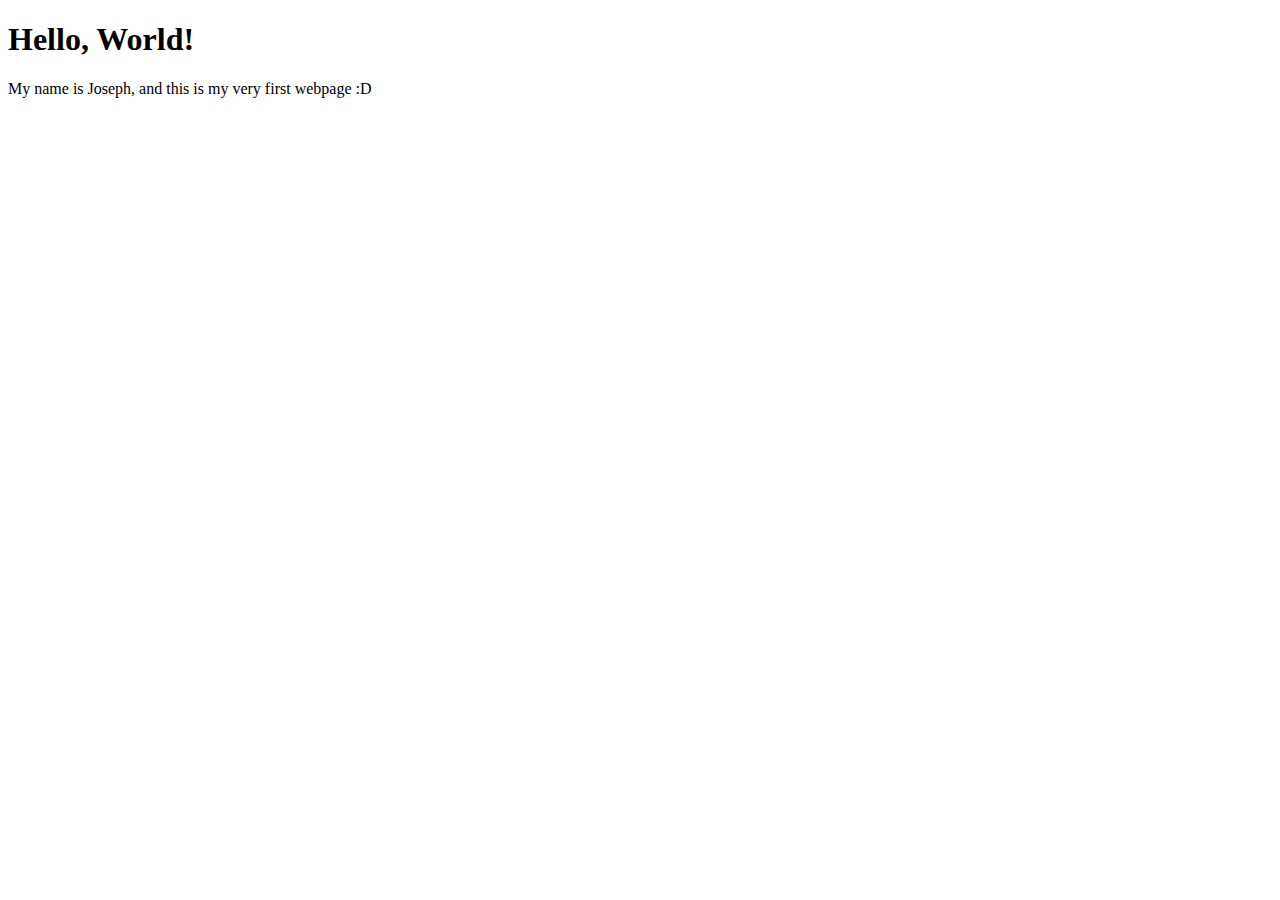
<file: index.html>
<!DOCTYPE html>
<html lang="en">
  <head>
    <meta charset="UTF-8" />
    <meta http-equiv="X-UA-Compatible" content="IE=edge" />
    <meta name="viewport" content="width=device-width, initial-scale=1.0" />
    <title>My first webpage</title>
  </head>
  <body>
    <h1>Hello, World!</h1>
    <p>My name is Joseph, and this is my very first webpage :D</p>
  </body>
</html>
</file>
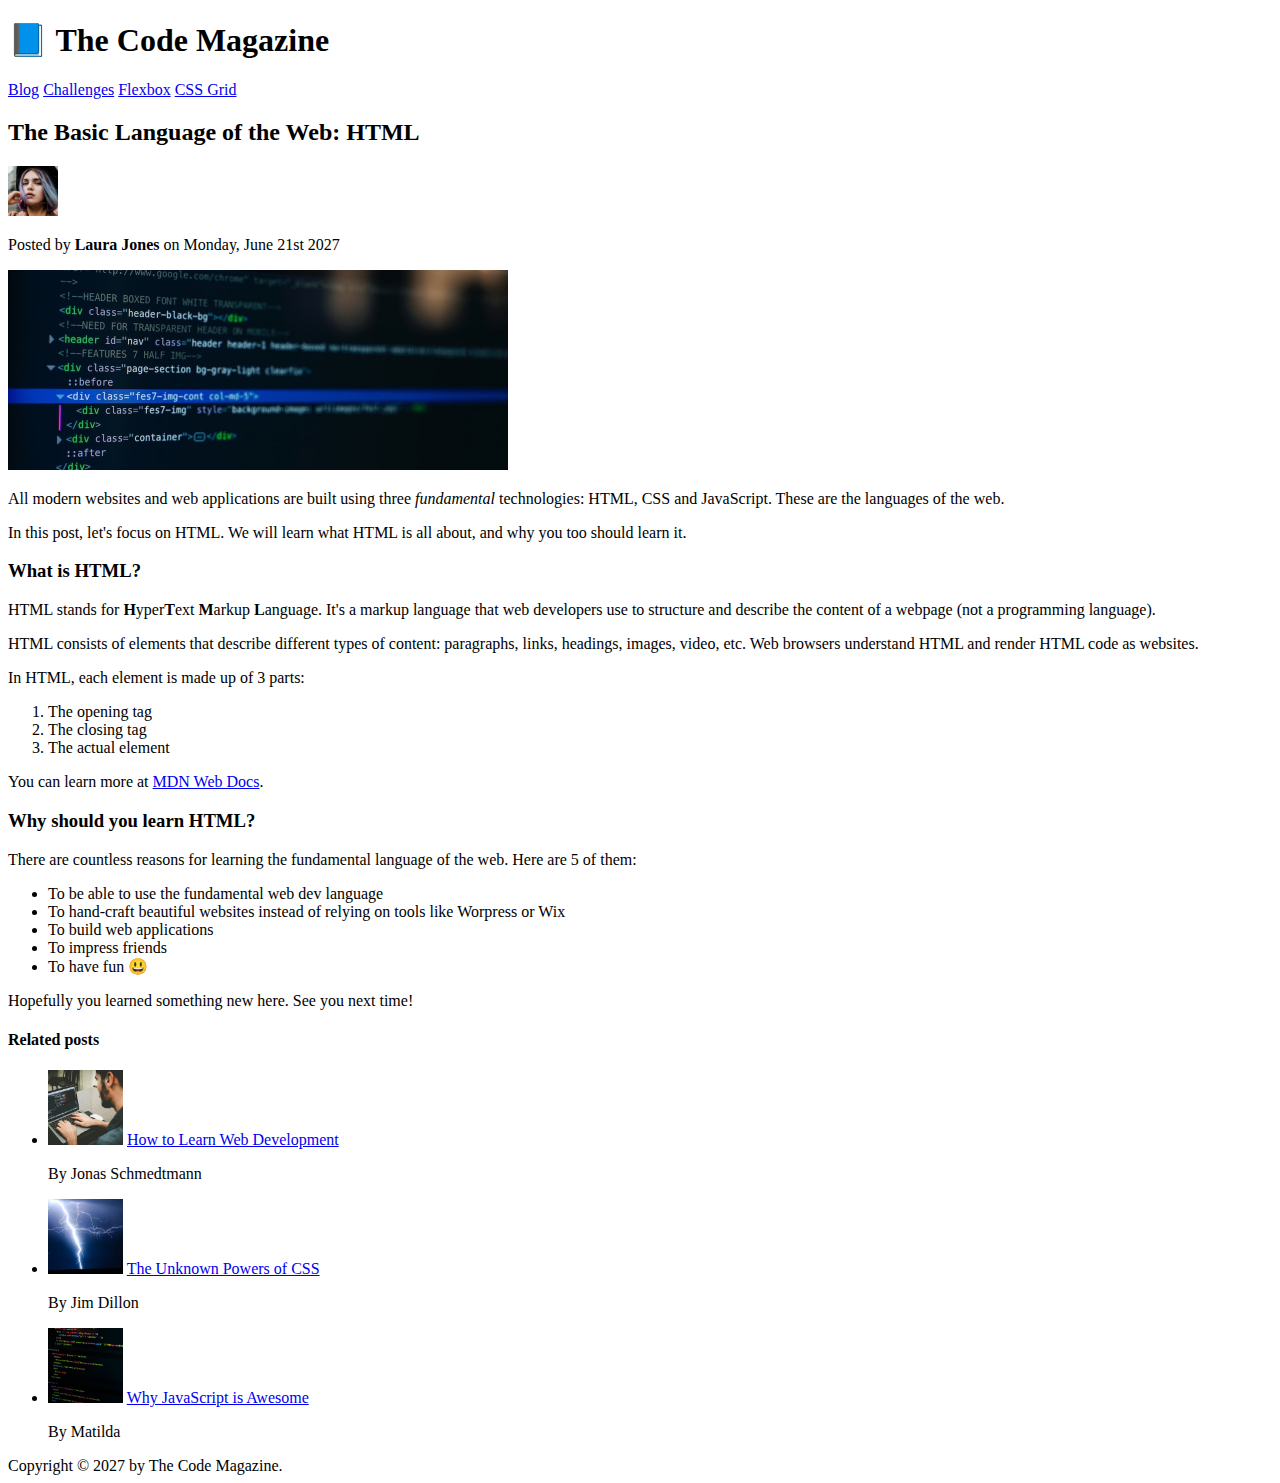
<file: final/02-HTML-Fundamentals/index.html>
<!DOCTYPE html>
<html lang="en">
  <head>
    <meta charset="UTF-8" />
    <title>The Basic Language of the Web: HTML</title>
  </head>

  <body>
    <!--
    <h1>The Basic Language of the Web: HTML</h1>
    <h2>The Basic Language of the Web: HTML</h2>
    <h3>The Basic Language of the Web: HTML</h3>
    <h4>The Basic Language of the Web: HTML</h4>
    <h5>The Basic Language of the Web: HTML</h5>
    <h6>The Basic Language of the Web: HTML</h6>
    -->

    <header>
      <h1>📘 The Code Magazine</h1>

      <nav>
        <a href="blog.html">Blog</a>
        <a href="#">Challenges</a>
        <a href="#">Flexbox</a>
        <a href="#">CSS Grid</a>
      </nav>
    </header>

    <article>
      <header>
        <h2>The Basic Language of the Web: HTML</h2>

        <img
          src="img/laura-jones.jpg"
          alt="Headshot of Laura Jones"
          height="50"
          width="50"
        />

        <p>Posted by <strong>Laura Jones</strong> on Monday, June 21st 2027</p>

        <img
          src="img/post-img.jpg"
          alt="HTML code on a screen"
          width="500"
          height="200"
        />
      </header>

      <p>
        All modern websites and web applications are built using three
        <em>fundamental</em>
        technologies: HTML, CSS and JavaScript. These are the languages of the
        web.
      </p>

      <p>
        In this post, let's focus on HTML. We will learn what HTML is all about,
        and why you too should learn it.
      </p>

      <h3>What is HTML?</h3>
      <p>
        HTML stands for <strong>H</strong>yper<strong>T</strong>ext
        <strong>M</strong>arkup <strong>L</strong>anguage. It's a markup
        language that web developers use to structure and describe the content
        of a webpage (not a programming language).
      </p>
      <p>
        HTML consists of elements that describe different types of content:
        paragraphs, links, headings, images, video, etc. Web browsers understand
        HTML and render HTML code as websites.
      </p>
      <p>In HTML, each element is made up of 3 parts:</p>

      <ol>
        <li>The opening tag</li>
        <li>The closing tag</li>
        <li>The actual element</li>
      </ol>

      <p>
        You can learn more at
        <a
          href="https://developer.mozilla.org/en-US/docs/Web/HTML"
          target="_blank"
          >MDN Web Docs</a
        >.
      </p>

      <h3>Why should you learn HTML?</h3>

      <p>
        There are countless reasons for learning the fundamental language of the
        web. Here are 5 of them:
      </p>

      <ul>
        <li>To be able to use the fundamental web dev language</li>
        <li>
          To hand-craft beautiful websites instead of relying on tools like
          Worpress or Wix
        </li>
        <li>To build web applications</li>
        <li>To impress friends</li>
        <li>To have fun 😃</li>
      </ul>

      <p>Hopefully you learned something new here. See you next time!</p>
    </article>

    <aside>
      <h4>Related posts</h4>

      <ul>
        <li>
          <img
            src="img/related-1.jpg"
            alt="Person programming"
            width="75"
            width="75"
          />
          <a href="#">How to Learn Web Development</a>
          <p>By Jonas Schmedtmann</p>
        </li>
        <li>
          <img src="img/related-2.jpg" alt="Lightning" width="75" heigth="75" />
          <a href="#">The Unknown Powers of CSS</a>
          <p>By Jim Dillon</p>
        </li>
        <li>
          <img
            src="img/related-3.jpg"
            alt="JavaScript code on a screen"
            width="75"
            height="75"
          />
          <a href="#">Why JavaScript is Awesome</a>
          <p>By Matilda</p>
        </li>
      </ul>
    </aside>

    <footer>Copyright &copy; 2027 by The Code Magazine.</footer>
  </body>
</html>
</file>
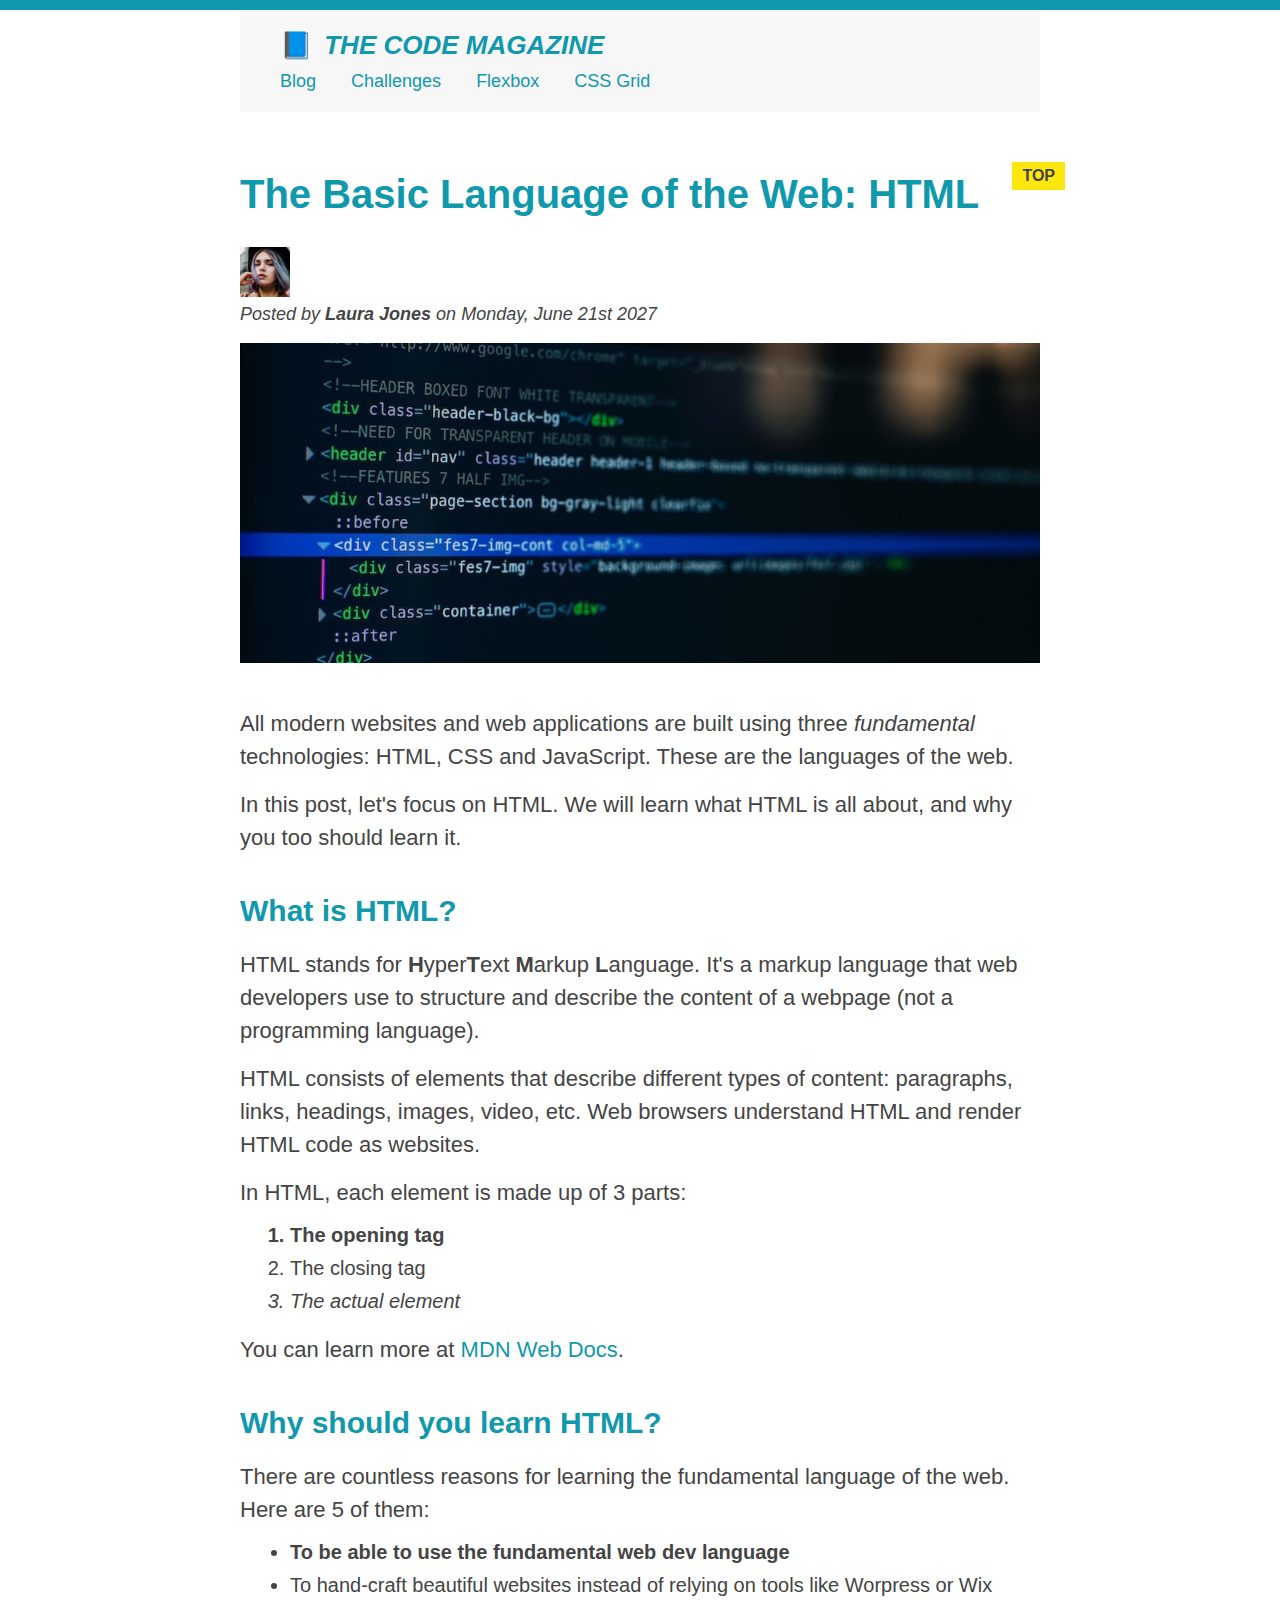
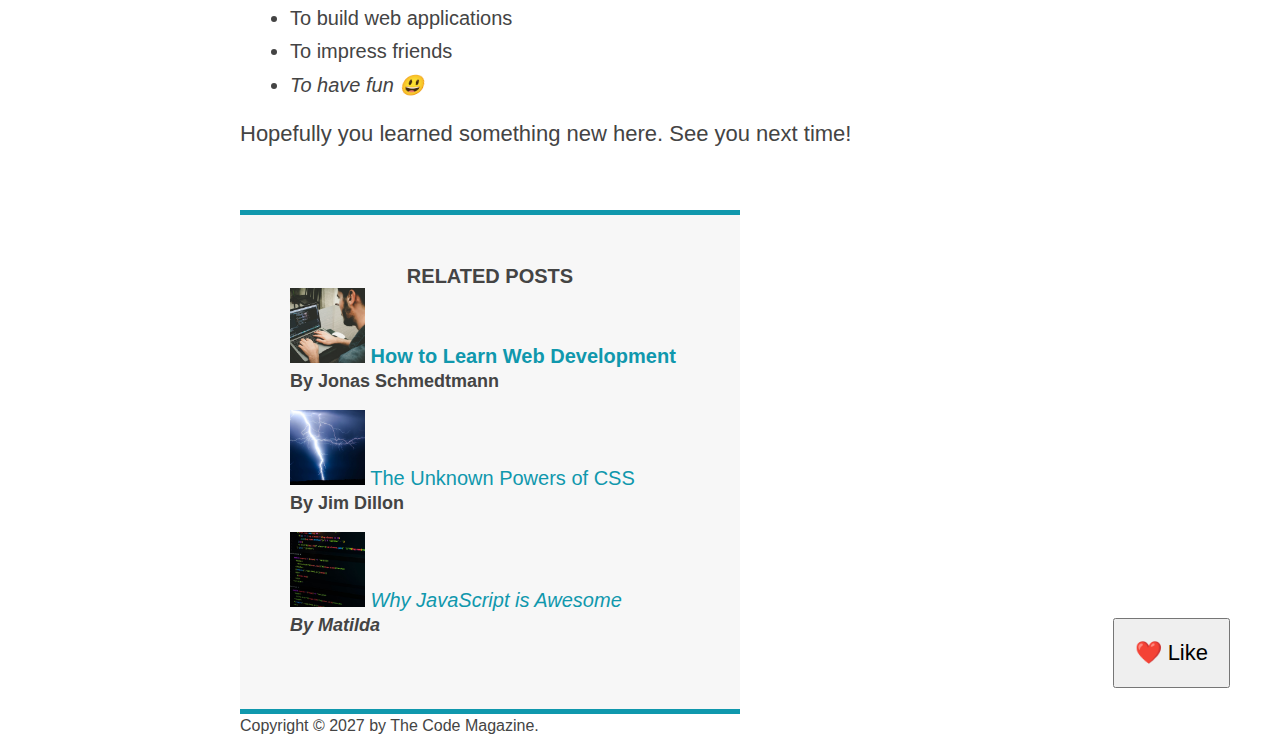
<file: final/03-CSS-Fundamentals/index.html>
<!DOCTYPE html>
<html lang="en">
  <head>
    <meta charset="UTF-8" />
    <link href="style.css" rel="stylesheet" />

    <title>The Basic Language of the Web: HTML</title>
  </head>

  <body>
    <!--
    <h1>The Basic Language of the Web: HTML</h1>
    <h2>The Basic Language of the Web: HTML</h2>
    <h3>The Basic Language of the Web: HTML</h3>
    <h4>The Basic Language of the Web: HTML</h4>
    <h5>The Basic Language of the Web: HTML</h5>
    <h6>The Basic Language of the Web: HTML</h6>
    -->

    <div class="container">
      <header class="main-header">
        <h1>📘 The Code Magazine</h1>

        <nav>
          <!-- <strong>This is the navigation</strong> -->
          <a href="blog.html">Blog</a>
          <a href="#">Challenges</a>
          <a href="#">Flexbox</a>
          <a href="#">CSS Grid</a>
        </nav>
      </header>

      <article>
        <header class="post-header">
          <h2>The Basic Language of the Web: HTML</h2>

          <img
            src="img/laura-jones.jpg"
            alt="Headshot of Laura Jones"
            height="50"
            width="50"
          />

          <p id="author">
            Posted by <strong>Laura Jones</strong> on Monday, June 21st 2027
          </p>

          <img
            src="img/post-img.jpg"
            alt="HTML code on a screen"
            width="500"
            height="200"
            class="post-img"
          />
          <button>❤️ Like</button>
        </header>

        <p>
          All modern websites and web applications are built using three
          <em>fundamental</em>
          technologies: HTML, CSS and JavaScript. These are the languages of the
          web.
        </p>

        <p>
          In this post, let's focus on HTML. We will learn what HTML is all
          about, and why you too should learn it.
        </p>

        <h3>What is HTML?</h3>
        <p>
          HTML stands for <strong>H</strong>yper<strong>T</strong>ext
          <strong>M</strong>arkup <strong>L</strong>anguage. It's a markup
          language that web developers use to structure and describe the content
          of a webpage (not a programming language).
        </p>
        <p>
          HTML consists of elements that describe different types of content:
          paragraphs, links, headings, images, video, etc. Web browsers
          understand HTML and render HTML code as websites.
        </p>
        <p>In HTML, each element is made up of 3 parts:</p>

        <ol>
          <li class="first-li">The opening tag</li>
          <li>The closing tag</li>
          <li>The actual element</li>
        </ol>

        <p>
          You can learn more at
          <a
            href="https://developer.mozilla.org/en-US/docs/Web/HTML"
            target="_blank"
            >MDN Web Docs</a
          >.
        </p>

        <h3>Why should you learn HTML?</h3>

        <p>
          There are countless reasons for learning the fundamental language of
          the web. Here are 5 of them:
        </p>

        <ul>
          <li class="first-li">
            To be able to use the fundamental web dev language
          </li>
          <li>
            To hand-craft beautiful websites instead of relying on tools like
            Worpress or Wix
          </li>
          <li>To build web applications</li>
          <li>To impress friends</li>
          <li>To have fun 😃</li>
        </ul>

        <p>Hopefully you learned something new here. See you next time!</p>
      </article>

      <aside>
        <h4>Related posts</h4>

        <ul class="related">
          <li>
            <img
              src="img/related-1.jpg"
              alt="Person programming"
              width="75"
              height="75"
            />
            <a href="#">How to Learn Web Development</a>
            <p class="related-author">By Jonas Schmedtmann</p>
          </li>
          <li>
            <img
              src="img/related-2.jpg"
              alt="Lightning"
              width="75"
              height="75"
            />
            <a href="#">The Unknown Powers of CSS</a>
            <p class="related-author">By Jim Dillon</p>
          </li>
          <li>
            <img
              src="img/related-3.jpg"
              alt="JavaScript code on a screen"
              width="75"
              height="75"
            />
            <a href="#">Why JavaScript is Awesome</a>
            <p class="related-author">By Matilda</p>
          </li>
        </ul>
      </aside>

      <footer>
        <p id="copyright" class="copyright text">
          Copyright &copy; 2027 by The Code Magazine.
        </p>
      </footer>
    </div>
  </body>
</html>
</file>
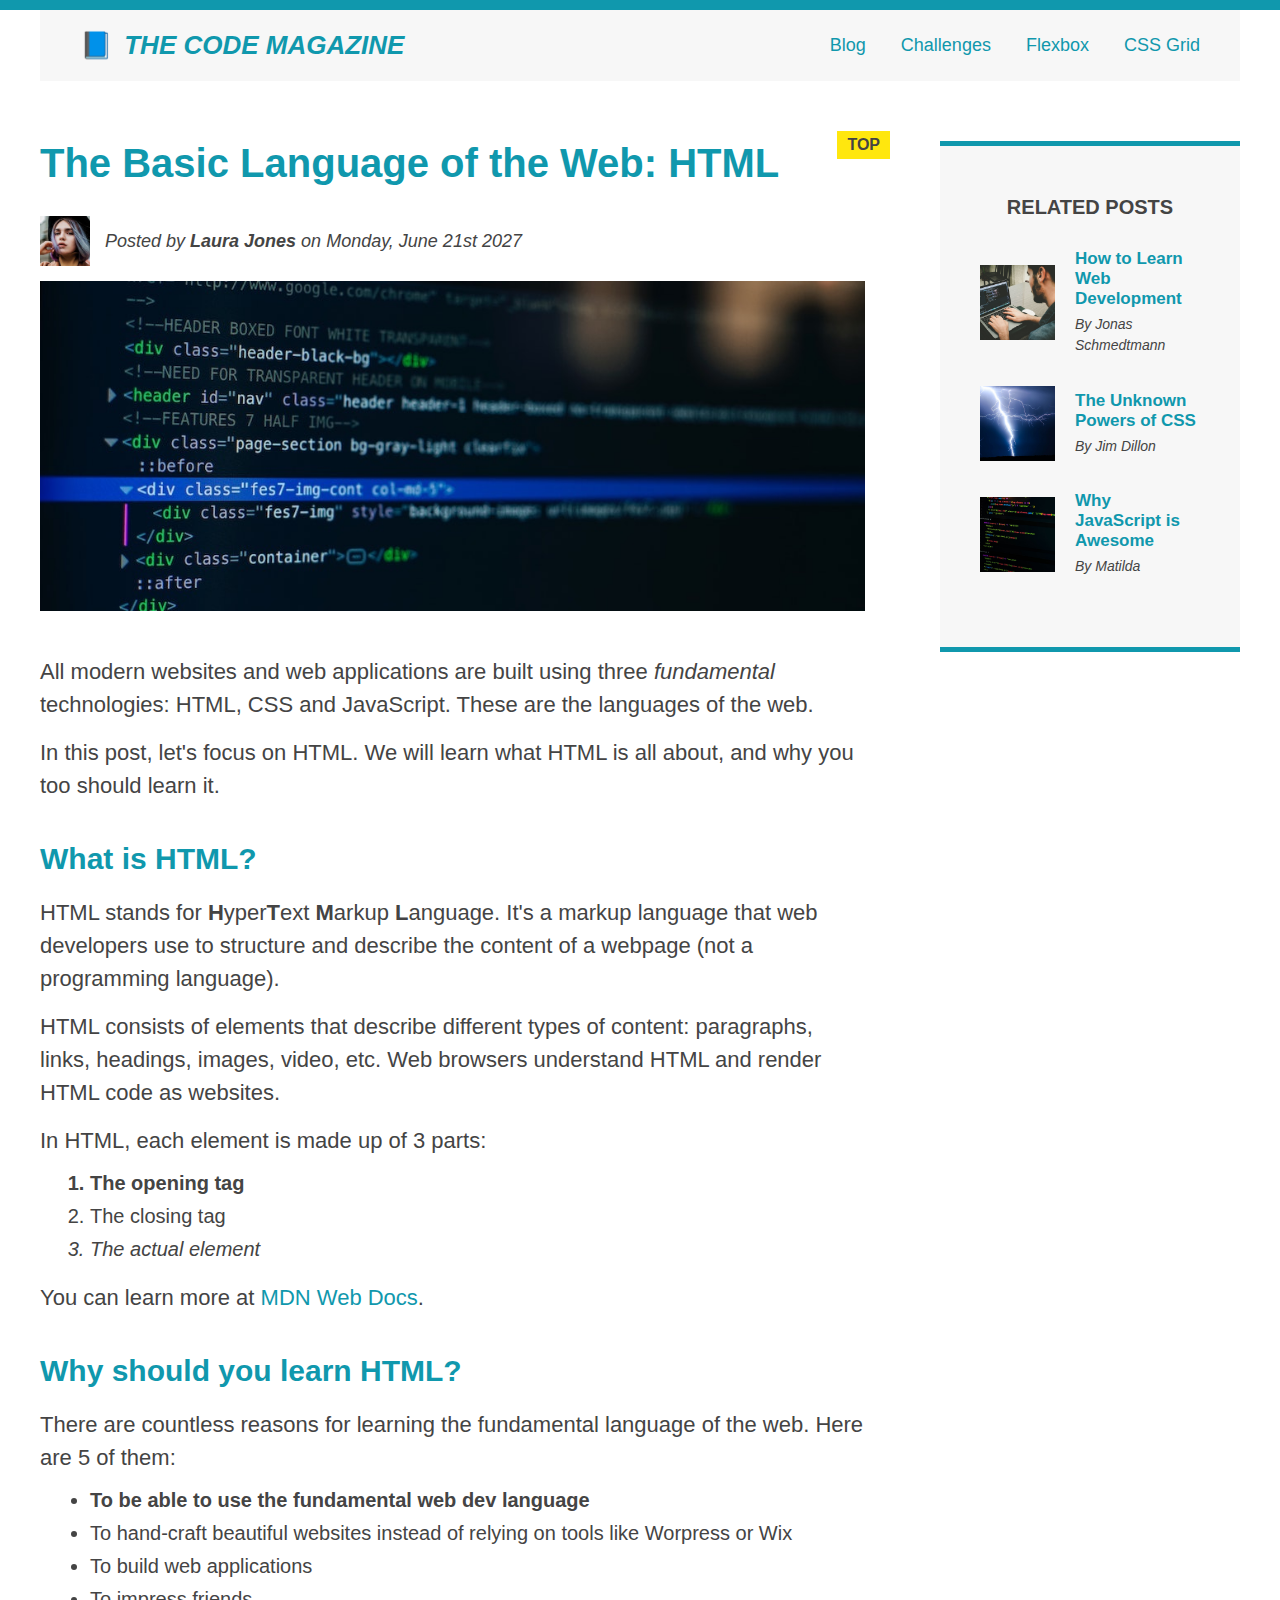
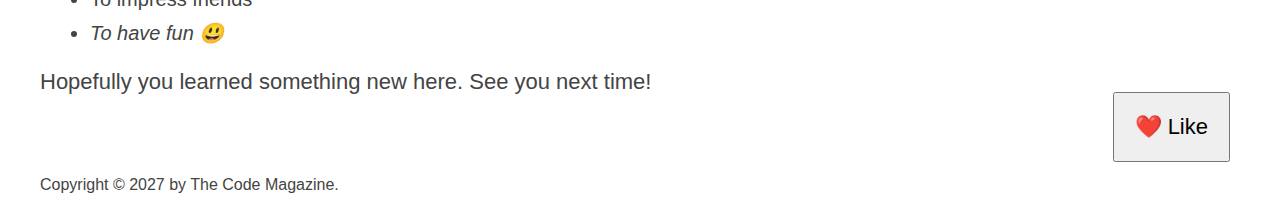
<file: final/04-CSS-Layouts/index.html>
<!DOCTYPE html>
<html lang="en">
  <head>
    <meta charset="UTF-8" />
    <link href="style.css" rel="stylesheet" />

    <title>The Basic Language of the Web: HTML</title>
  </head>

  <body>
    <!--
    <h1>The Basic Language of the Web: HTML</h1>
    <h2>The Basic Language of the Web: HTML</h2>
    <h3>The Basic Language of the Web: HTML</h3>
    <h4>The Basic Language of the Web: HTML</h4>
    <h5>The Basic Language of the Web: HTML</h5>
    <h6>The Basic Language of the Web: HTML</h6>
    -->

    <div class="container">
      <header class="main-header clearfix">
        <h1>📘 The Code Magazine</h1>

        <nav>
          <!-- <strong>This is the navigation</strong> -->
          <a href="blog.html">Blog</a>
          <a href="#">Challenges</a>
          <a href="flexbox.html">Flexbox</a>
          <a href="css-grid.html">CSS Grid</a>
        </nav>

        <!-- <div class="clear"></div> -->
      </header>

      <!-- ONLY NECESSARY FOR FLEXBOX -->
      <!-- <div class="row"> -->
      <article>
        <header class="post-header">
          <h2>The Basic Language of the Web: HTML</h2>

          <div class="author-box">
            <img
              src="img/laura-jones.jpg"
              alt="Headshot of Laura Jones"
              height="50"
              width="50"
              class="author-img"
            />

            <p id="author" class="author">
              Posted by <strong>Laura Jones</strong> on Monday, June 21st 2027
            </p>
          </div>

          <img
            src="img/post-img.jpg"
            alt="HTML code on a screen"
            width="500"
            height="200"
            class="post-img"
          />
          <button>❤️ Like</button>
        </header>

        <p>
          All modern websites and web applications are built using three
          <em>fundamental</em>
          technologies: HTML, CSS and JavaScript. These are the languages of the
          web.
        </p>

        <p>
          In this post, let's focus on HTML. We will learn what HTML is all
          about, and why you too should learn it.
        </p>

        <h3>What is HTML?</h3>
        <p>
          HTML stands for <strong>H</strong>yper<strong>T</strong>ext
          <strong>M</strong>arkup <strong>L</strong>anguage. It's a markup
          language that web developers use to structure and describe the content
          of a webpage (not a programming language).
        </p>
        <p>
          HTML consists of elements that describe different types of content:
          paragraphs, links, headings, images, video, etc. Web browsers
          understand HTML and render HTML code as websites.
        </p>
        <p>In HTML, each element is made up of 3 parts:</p>

        <ol>
          <li class="first-li">The opening tag</li>
          <li>The closing tag</li>
          <li>The actual element</li>
        </ol>

        <p>
          You can learn more at
          <a
            href="https://developer.mozilla.org/en-US/docs/Web/HTML"
            target="_blank"
            >MDN Web Docs</a
          >.
        </p>

        <h3>Why should you learn HTML?</h3>

        <p>
          There are countless reasons for learning the fundamental language of
          the web. Here are 5 of them:
        </p>

        <ul>
          <li class="first-li">
            To be able to use the fundamental web dev language
          </li>
          <li>
            To hand-craft beautiful websites instead of relying on tools like
            Worpress or Wix
          </li>
          <li>To build web applications</li>
          <li>To impress friends</li>
          <li>To have fun 😃</li>
        </ul>

        <p>Hopefully you learned something new here. See you next time!</p>
      </article>

      <aside>
        <h4>Related posts</h4>

        <ul class="related">
          <li class="related-post">
            <img
              src="img/related-1.jpg"
              alt="Person programming"
              width="75"
              height="75"
            />
            <div>
              <a href="#" class="related-link">How to Learn Web Development</a>
              <p class="related-author">By Jonas Schmedtmann</p>
            </div>
          </li>
          <li class="related-post">
            <img
              src="img/related-2.jpg"
              alt="Lightning"
              width="75"
              height="75"
            />
            <div>
              <a href="#" class="related-link">The Unknown Powers of CSS</a>
              <p class="related-author">By Jim Dillon</p>
            </div>
          </li>
          <li class="related-post">
            <img
              src="img/related-3.jpg"
              alt="JavaScript code on a screen"
              width="75"
              height="75"
            />
            <div>
              <a href="#" class="related-link">Why JavaScript is Awesome</a>
              <p class="related-author">By Matilda</p>
            </div>
          </li>
        </ul>
      </aside>
      <!-- </div> -->

      <footer>
        <p id="copyright" class="copyright text">
          Copyright &copy; 2027 by The Code Magazine.
        </p>
      </footer>
    </div>
  </body>
</html>
</file>
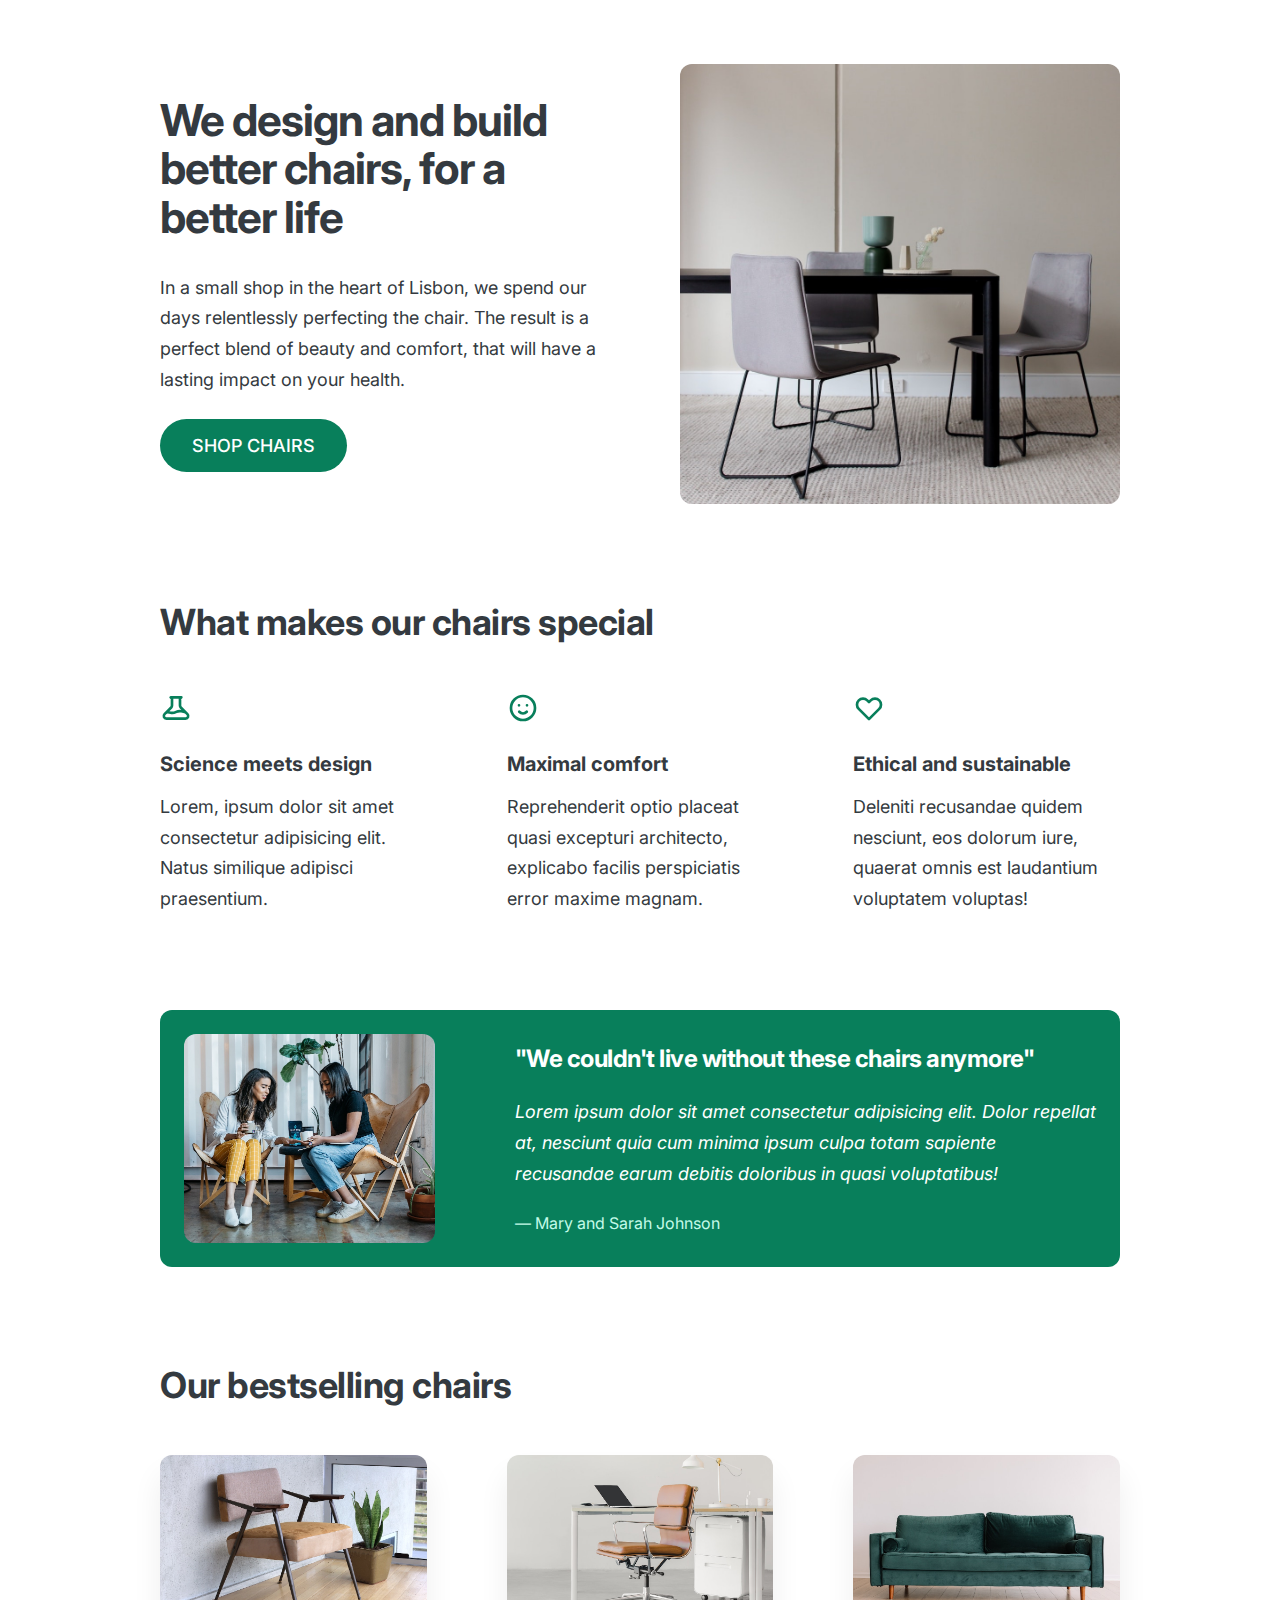
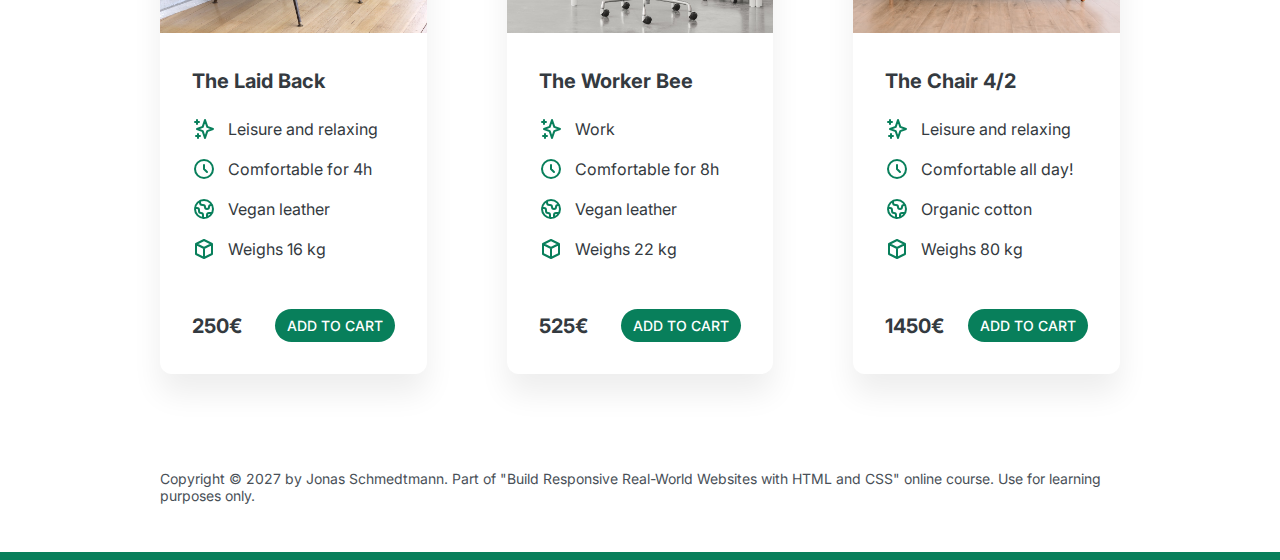
<file: final/05-Design/index.html>
<!DOCTYPE html>
<html lang="en">
  <head>
    <meta charset="UTF-8" />
    <meta http-equiv="X-UA-Compatible" content="IE=edge" />
    <meta name="viewport" content="width=device-width, initial-scale=1.0" />

    <link rel="preconnect" href="https://fonts.gstatic.com" />
    <link
      href="https://fonts.googleapis.com/css2?family=Inter:wght@400;500;700&display=swap"
      rel="stylesheet"
    />

    <link rel="stylesheet" href="style.css" />
    <title>Lisbon Chair Shop</title>
  </head>
  <body>
    <div class="container">
      <header>
        <div class="header-text-box">
          <h1>We design and build better chairs, for a better life</h1>
          <p class="header-text">
            In a small shop in the heart of Lisbon, we spend our days
            relentlessly perfecting the chair. The result is a perfect blend of
            beauty and comfort, that will have a lasting impact on your health.
          </p>
          <a class="btn btn--big" href="#">Shop chairs</a>
        </div>
        <img src="hero.jpg" alt="Photo" />
      </header>

      <section>
        <h2>What makes our chairs special</h2>
        <div class="grid-3-cols">
          <div>
            <svg
              xmlns="http://www.w3.org/2000/svg"
              class="features-icon"
              fill="none"
              viewBox="0 0 24 24"
              stroke="currentColor"
            >
              <path
                stroke-linecap="round"
                stroke-linejoin="round"
                stroke-width="2"
                d="M19.428 15.428a2 2 0 00-1.022-.547l-2.387-.477a6 6 0 00-3.86.517l-.318.158a6 6 0 01-3.86.517L6.05 15.21a2 2 0 00-1.806.547M8 4h8l-1 1v5.172a2 2 0 00.586 1.414l5 5c1.26 1.26.367 3.414-1.415 3.414H4.828c-1.782 0-2.674-2.154-1.414-3.414l5-5A2 2 0 009 10.172V5L8 4z"
              />
            </svg>
            <p class="features-title"><strong>Science meets design</strong></p>
            <p class="features-text">
              Lorem, ipsum dolor sit amet consectetur adipisicing elit. Natus
              similique adipisci praesentium.
            </p>
          </div>

          <div>
            <svg
              xmlns="http://www.w3.org/2000/svg"
              class="features-icon"
              fill="none"
              viewBox="0 0 24 24"
              stroke="currentColor"
            >
              <path
                stroke-linecap="round"
                stroke-linejoin="round"
                stroke-width="2"
                d="M14.828 14.828a4 4 0 01-5.656 0M9 10h.01M15 10h.01M21 12a9 9 0 11-18 0 9 9 0 0118 0z"
              />
            </svg>
            <p class="features-title">
              <strong>Maximal comfort</strong>
            </p>
            <p class="features-text">
              Reprehenderit optio placeat quasi excepturi architecto, explicabo
              facilis perspiciatis error maxime magnam.
            </p>
          </div>

          <div>
            <svg
              xmlns="http://www.w3.org/2000/svg"
              class="features-icon"
              fill="none"
              viewBox="0 0 24 24"
              stroke="currentColor"
            >
              <path
                stroke-linecap="round"
                stroke-linejoin="round"
                stroke-width="2"
                d="M4.318 6.318a4.5 4.5 0 000 6.364L12 20.364l7.682-7.682a4.5 4.5 0 00-6.364-6.364L12 7.636l-1.318-1.318a4.5 4.5 0 00-6.364 0z"
              />
            </svg>
            <p class="features-title">
              <strong>Ethical and sustainable</strong>
            </p>
            <p class="features-text">
              Deleniti recusandae quidem nesciunt, eos dolorum iure, quaerat
              omnis est laudantium voluptatem voluptas!
            </p>
          </div>
        </div>
      </section>

      <section class="testimonial-section">
        <div class="grid-3-cols">
          <img src="customers.jpg" alt="People sitting on chairs" />
          <div class="testimonial-box">
            <h2>"We couldn't live without these chairs anymore"</h2>
            <blockquote class="testimonial-text">
              Lorem ipsum dolor sit amet consectetur adipisicing elit. Dolor
              repellat at, nesciunt quia cum minima ipsum culpa totam sapiente
              recusandae earum debitis doloribus in quasi voluptatibus!
            </blockquote>
            <p class="testimonial-author">&mdash; Mary and Sarah Johnson</p>
          </div>
        </div>
      </section>

      <section>
        <h2>Our bestselling chairs</h2>
        <div class="grid-3-cols">
          <figure class="chair">
            <img src="chair-1.jpg" alt="Chair" />
            <div class="chair-box">
              <h3>The Laid Back</h3>
              <ul class="chair-details">
                <li>
                  <svg
                    xmlns="http://www.w3.org/2000/svg"
                    class="chair-icon"
                    fill="none"
                    viewBox="0 0 24 24"
                    stroke="currentColor"
                  >
                    <path
                      stroke-linecap="round"
                      stroke-linejoin="round"
                      stroke-width="2"
                      d="M5 3v4M3 5h4M6 17v4m-2-2h4m5-16l2.286 6.857L21 12l-5.714 2.143L13 21l-2.286-6.857L5 12l5.714-2.143L13 3z"
                    />
                  </svg>
                  <!-- Span is a generic INLINE text element, it doesn't have any meaning. It's like a div element, but inline -->
                  <span>Leisure and relaxing</span>
                </li>
                <li>
                  <svg
                    xmlns="http://www.w3.org/2000/svg"
                    class="chair-icon"
                    fill="none"
                    viewBox="0 0 24 24"
                    stroke="currentColor"
                  >
                    <path
                      stroke-linecap="round"
                      stroke-linejoin="round"
                      stroke-width="2"
                      d="M12 8v4l3 3m6-3a9 9 0 11-18 0 9 9 0 0118 0z"
                    />
                  </svg>
                  <span>Comfortable for 4h</span>
                </li>
                <li>
                  <svg
                    xmlns="http://www.w3.org/2000/svg"
                    class="chair-icon"
                    fill="none"
                    viewBox="0 0 24 24"
                    stroke="currentColor"
                  >
                    <path
                      stroke-linecap="round"
                      stroke-linejoin="round"
                      stroke-width="2"
                      d="M3.055 11H5a2 2 0 012 2v1a2 2 0 002 2 2 2 0 012 2v2.945M8 3.935V5.5A2.5 2.5 0 0010.5 8h.5a2 2 0 012 2 2 2 0 104 0 2 2 0 012-2h1.064M15 20.488V18a2 2 0 012-2h3.064M21 12a9 9 0 11-18 0 9 9 0 0118 0z"
                    />
                  </svg>
                  <span>Vegan leather</span>
                </li>
                <li>
                  <svg
                    xmlns="http://www.w3.org/2000/svg"
                    class="chair-icon"
                    fill="none"
                    viewBox="0 0 24 24"
                    stroke="currentColor"
                  >
                    <path
                      stroke-linecap="round"
                      stroke-linejoin="round"
                      stroke-width="2"
                      d="M20 7l-8-4-8 4m16 0l-8 4m8-4v10l-8 4m0-10L4 7m8 4v10M4 7v10l8 4"
                    />
                  </svg>
                  <span>Weighs 16 kg</span>
                </li>
              </ul>
              <div class="chair-price">
                <strong>250€</strong>
                <a href="#" class="btn btn--small">Add to cart</a>
              </div>
            </div>
          </figure>

          <figure class="chair">
            <img src="chair-2.jpg" alt="Chair" />
            <div class="chair-box">
              <h3>The Worker Bee</h3>
              <ul class="chair-details">
                <li>
                  <svg
                    xmlns="http://www.w3.org/2000/svg"
                    class="chair-icon"
                    fill="none"
                    viewBox="0 0 24 24"
                    stroke="currentColor"
                  >
                    <path
                      stroke-linecap="round"
                      stroke-linejoin="round"
                      stroke-width="2"
                      d="M5 3v4M3 5h4M6 17v4m-2-2h4m5-16l2.286 6.857L21 12l-5.714 2.143L13 21l-2.286-6.857L5 12l5.714-2.143L13 3z"
                    />
                  </svg>
                  <span>Work</span>
                </li>
                <li>
                  <svg
                    xmlns="http://www.w3.org/2000/svg"
                    class="chair-icon"
                    fill="none"
                    viewBox="0 0 24 24"
                    stroke="currentColor"
                  >
                    <path
                      stroke-linecap="round"
                      stroke-linejoin="round"
                      stroke-width="2"
                      d="M12 8v4l3 3m6-3a9 9 0 11-18 0 9 9 0 0118 0z"
                    />
                  </svg>
                  <span>Comfortable for 8h</span>
                </li>
                <li>
                  <svg
                    xmlns="http://www.w3.org/2000/svg"
                    class="chair-icon"
                    fill="none"
                    viewBox="0 0 24 24"
                    stroke="currentColor"
                  >
                    <path
                      stroke-linecap="round"
                      stroke-linejoin="round"
                      stroke-width="2"
                      d="M3.055 11H5a2 2 0 012 2v1a2 2 0 002 2 2 2 0 012 2v2.945M8 3.935V5.5A2.5 2.5 0 0010.5 8h.5a2 2 0 012 2 2 2 0 104 0 2 2 0 012-2h1.064M15 20.488V18a2 2 0 012-2h3.064M21 12a9 9 0 11-18 0 9 9 0 0118 0z"
                    />
                  </svg>
                  <span>Vegan leather</span>
                </li>
                <li>
                  <svg
                    xmlns="http://www.w3.org/2000/svg"
                    class="chair-icon"
                    fill="none"
                    viewBox="0 0 24 24"
                    stroke="currentColor"
                  >
                    <path
                      stroke-linecap="round"
                      stroke-linejoin="round"
                      stroke-width="2"
                      d="M20 7l-8-4-8 4m16 0l-8 4m8-4v10l-8 4m0-10L4 7m8 4v10M4 7v10l8 4"
                    />
                  </svg>
                  <span>Weighs 22 kg</span>
                </li>
              </ul>
              <div class="chair-price">
                <strong>525€</strong>
                <a href="#" class="btn btn--small">Add to cart</a>
              </div>
            </div>
          </figure>

          <figure class="chair">
            <img src="chair-3.jpg" alt="Chair" />
            <div class="chair-box">
              <h3>The Chair 4/2</h3>
              <ul class="chair-details">
                <li>
                  <svg
                    xmlns="http://www.w3.org/2000/svg"
                    class="chair-icon"
                    fill="none"
                    viewBox="0 0 24 24"
                    stroke="currentColor"
                  >
                    <path
                      stroke-linecap="round"
                      stroke-linejoin="round"
                      stroke-width="2"
                      d="M5 3v4M3 5h4M6 17v4m-2-2h4m5-16l2.286 6.857L21 12l-5.714 2.143L13 21l-2.286-6.857L5 12l5.714-2.143L13 3z"
                    />
                  </svg>
                  <span>Leisure and relaxing</span>
                </li>
                <li>
                  <svg
                    xmlns="http://www.w3.org/2000/svg"
                    class="chair-icon"
                    fill="none"
                    viewBox="0 0 24 24"
                    stroke="currentColor"
                  >
                    <path
                      stroke-linecap="round"
                      stroke-linejoin="round"
                      stroke-width="2"
                      d="M12 8v4l3 3m6-3a9 9 0 11-18 0 9 9 0 0118 0z"
                    />
                  </svg>
                  <span>Comfortable all day!</span>
                </li>
                <li>
                  <svg
                    xmlns="http://www.w3.org/2000/svg"
                    class="chair-icon"
                    fill="none"
                    viewBox="0 0 24 24"
                    stroke="currentColor"
                  >
                    <path
                      stroke-linecap="round"
                      stroke-linejoin="round"
                      stroke-width="2"
                      d="M3.055 11H5a2 2 0 012 2v1a2 2 0 002 2 2 2 0 012 2v2.945M8 3.935V5.5A2.5 2.5 0 0010.5 8h.5a2 2 0 012 2 2 2 0 104 0 2 2 0 012-2h1.064M15 20.488V18a2 2 0 012-2h3.064M21 12a9 9 0 11-18 0 9 9 0 0118 0z"
                    />
                  </svg>
                  <span>Organic cotton</span>
                </li>
                <li>
                  <svg
                    xmlns="http://www.w3.org/2000/svg"
                    class="chair-icon"
                    fill="none"
                    viewBox="0 0 24 24"
                    stroke="currentColor"
                  >
                    <path
                      stroke-linecap="round"
                      stroke-linejoin="round"
                      stroke-width="2"
                      d="M20 7l-8-4-8 4m16 0l-8 4m8-4v10l-8 4m0-10L4 7m8 4v10M4 7v10l8 4"
                    />
                  </svg>
                  <span>Weighs 80 kg</span>
                </li>
              </ul>
              <div class="chair-price">
                <strong>1450€</strong>
                <a href="#" class="btn btn--small">Add to cart</a>
              </div>
            </div>
          </figure>
        </div>
      </section>

      <footer>
        Copyright &copy; 2027 by Jonas Schmedtmann. Part of "Build Responsive
        Real-World Websites with HTML and CSS" online course. Use for learning
        purposes only.
      </footer>
    </div>
  </body>
</html>
</file>
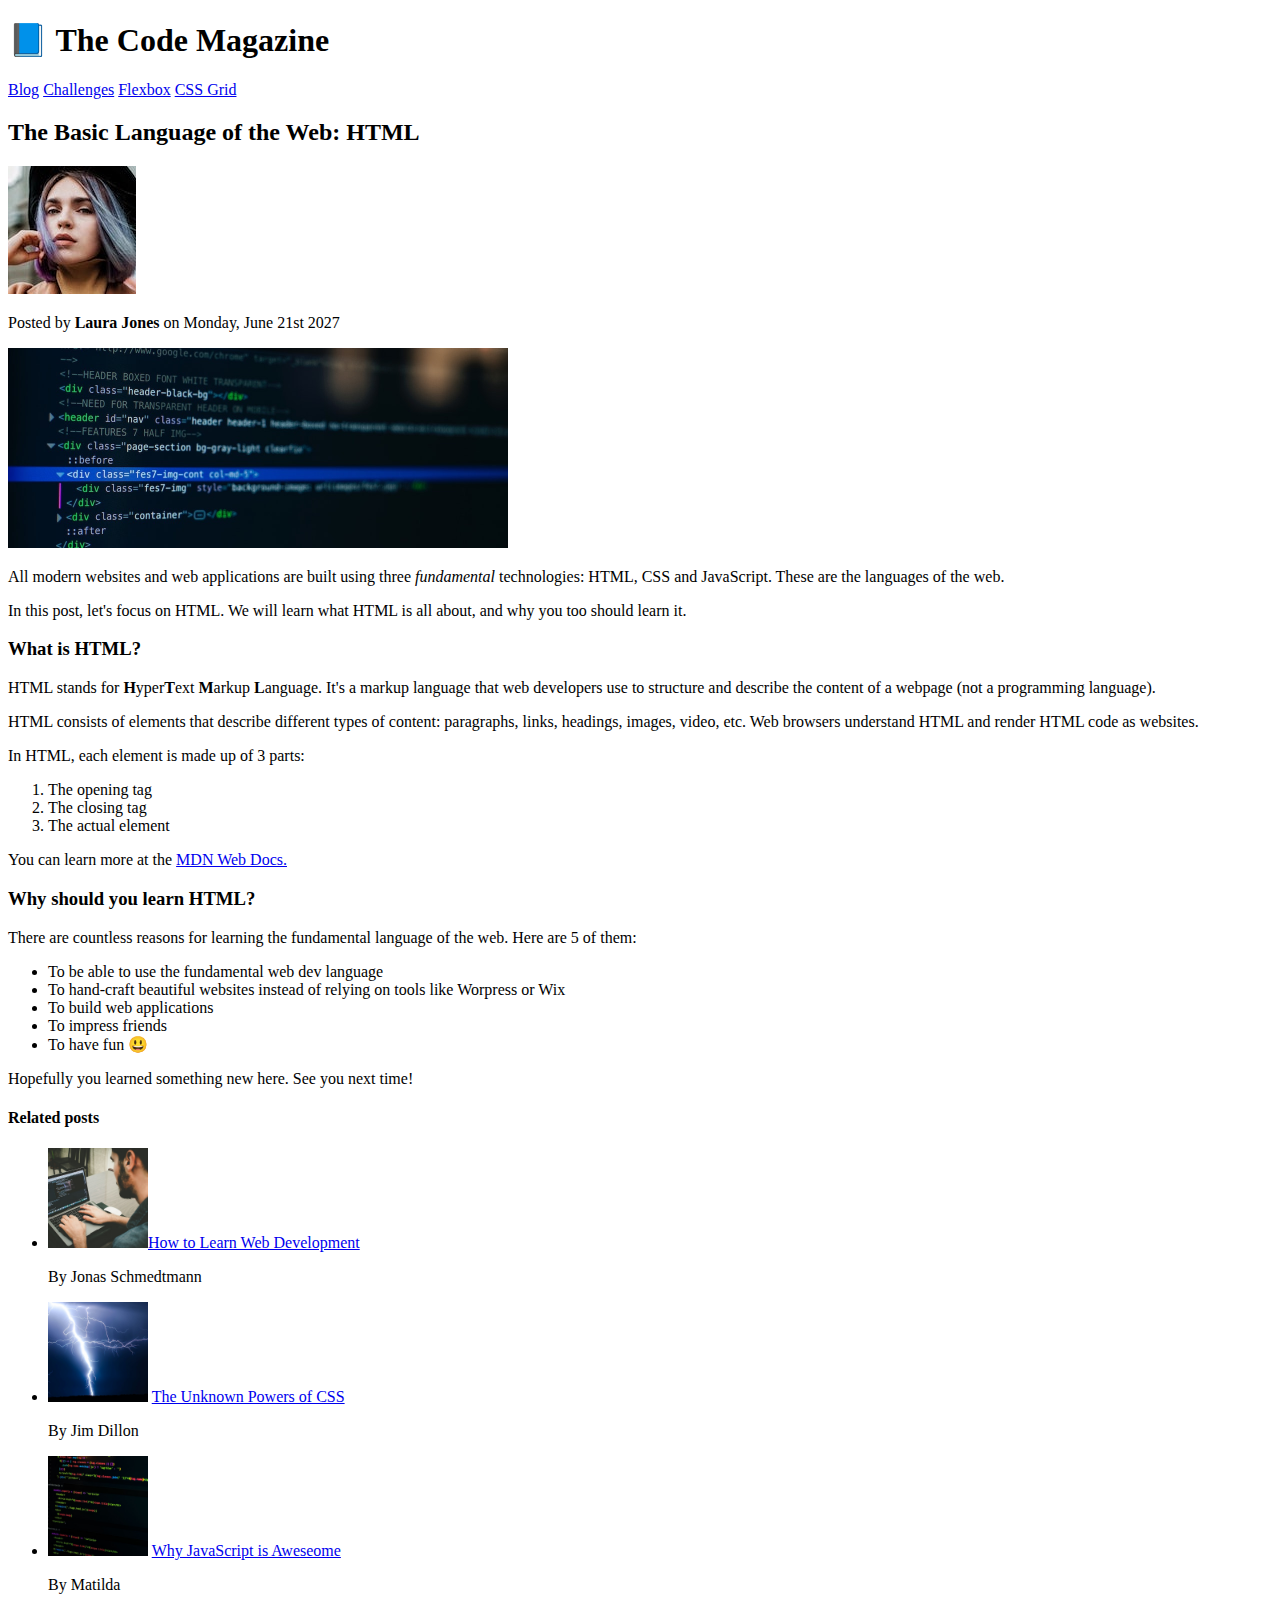
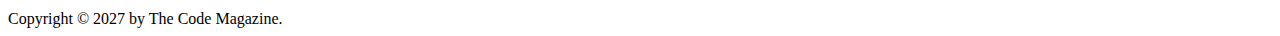
<file: starter/02-HTML-Fundamentals/index.html>
<!DOCTYPE html>
<html lang="en">
  <head>
    <meta charset="UTF-8" />
    <meta http-equiv="X-UA-Compatible" content="IE=edge" />
    <meta name="viewport" content="width=device-width, initial-scale=1.0" />
    <title>The Basic Language of the Web: HTML</title>
  </head>
  <body>
    <!-- <h1>The Basic Language of the Web: HTML</h1>
    <h2>The Basic Language of the Web: HTML</h2>
    <h3>The Basic Language of the Web: HTML</h3>
    <h4>The Basic Language of the Web: HTML</h4>
    <h5>The Basic Language of the Web: HTML</h5>
    <h6>The Basic Language of the Web: HTML</h6> -->
    <header>
      <h1>📘 The Code Magazine</h1>
      <nav>
        <a href="blog.html" target="_blank">Blog</a>
        <a href="#">Challenges</a>
        <a href="#">Flexbox</a>
        <a href="#">CSS Grid</a>
      </nav>
    </header>

    <article>
      <header>
        <h2>The Basic Language of the Web: HTML</h2>
        <img src="img/laura-jones.jpg" alt="author" />
        <p>Posted by <strong>Laura Jones</strong> on Monday, June 21st 2027</p>

        <img
          src="img/post-img.jpg"
          alt="HTML Code Image"
          width="500"
          height="200"
        />
      </header>
      <p>
        All modern websites and web applications are built using three
        <em>fundamental</em>
        technologies: HTML, CSS and JavaScript. These are the languages of the
        web.
      </p>
      <p>
        In this post, let's focus on HTML. We will learn what HTML is all about,
        and why you too should learn it.
      </p>
      <h3>What is HTML?</h3>
      <p>
        HTML stands for <strong>H</strong>yper<strong>T</strong>ext
        <strong>M</strong>arkup <strong>L</strong>anguage. It's a markup
        language that web developers use to structure and describe the content
        of a webpage (not a programming language).
      </p>
      <p>
        HTML consists of elements that describe different types of content:
        paragraphs, links, headings, images, video, etc. Web browsers understand
        HTML and render HTML code as websites.
      </p>
      <p>In HTML, each element is made up of 3 parts:</p>
      <ol>
        <li>The opening tag</li>
        <li>The closing tag</li>
        <li>The actual element</li>
      </ol>
      <p>
        You can learn more at the
        <a
          href="https://developer.mozilla.org/en-US/docs/Web/HTML"
          target="_blank"
          >MDN Web Docs.</a
        >
      </p>
      <h3>Why should you learn HTML?</h3>
      <p>
        There are countless reasons for learning the fundamental language of the
        web. Here are 5 of them:
      </p>
      <ul>
        <li>To be able to use the fundamental web dev language</li>
        <li>
          To hand-craft beautiful websites instead of relying on tools like
          Worpress or Wix
        </li>
        <li>To build web applications</li>
        <li>To impress friends</li>
        <li>To have fun 😃</li>
      </ul>
      <p>Hopefully you learned something new here. See you next time!</p>
    </article>
    <aside>
      <h4>Related posts</h4>
      <ul>
        <li>
          <img src="img/related-1.jpg" alt="1" width="100px" height="100px" /><a
            href="#"
            >How to Learn Web Development</a
          >
          <p>By Jonas Schmedtmann</p>
        </li>
        <li>
          <img src="img/related-2.jpg" alt="2" width="100px" height="100px" />
          <a href="#">The Unknown Powers of CSS</a>
          <p>By Jim Dillon</p>
        </li>
        <li>
          <img src="img/related-3.jpg" alt="3" width="100px" height="100px" />
          <a href="#">Why JavaScript is Aweseome</a>
          <p>By Matilda</p>
        </li>
      </ul>
    </aside>
    <footer>Copyright &copy; 2027 by The Code Magazine.</footer>
  </body>
</html>
</file>
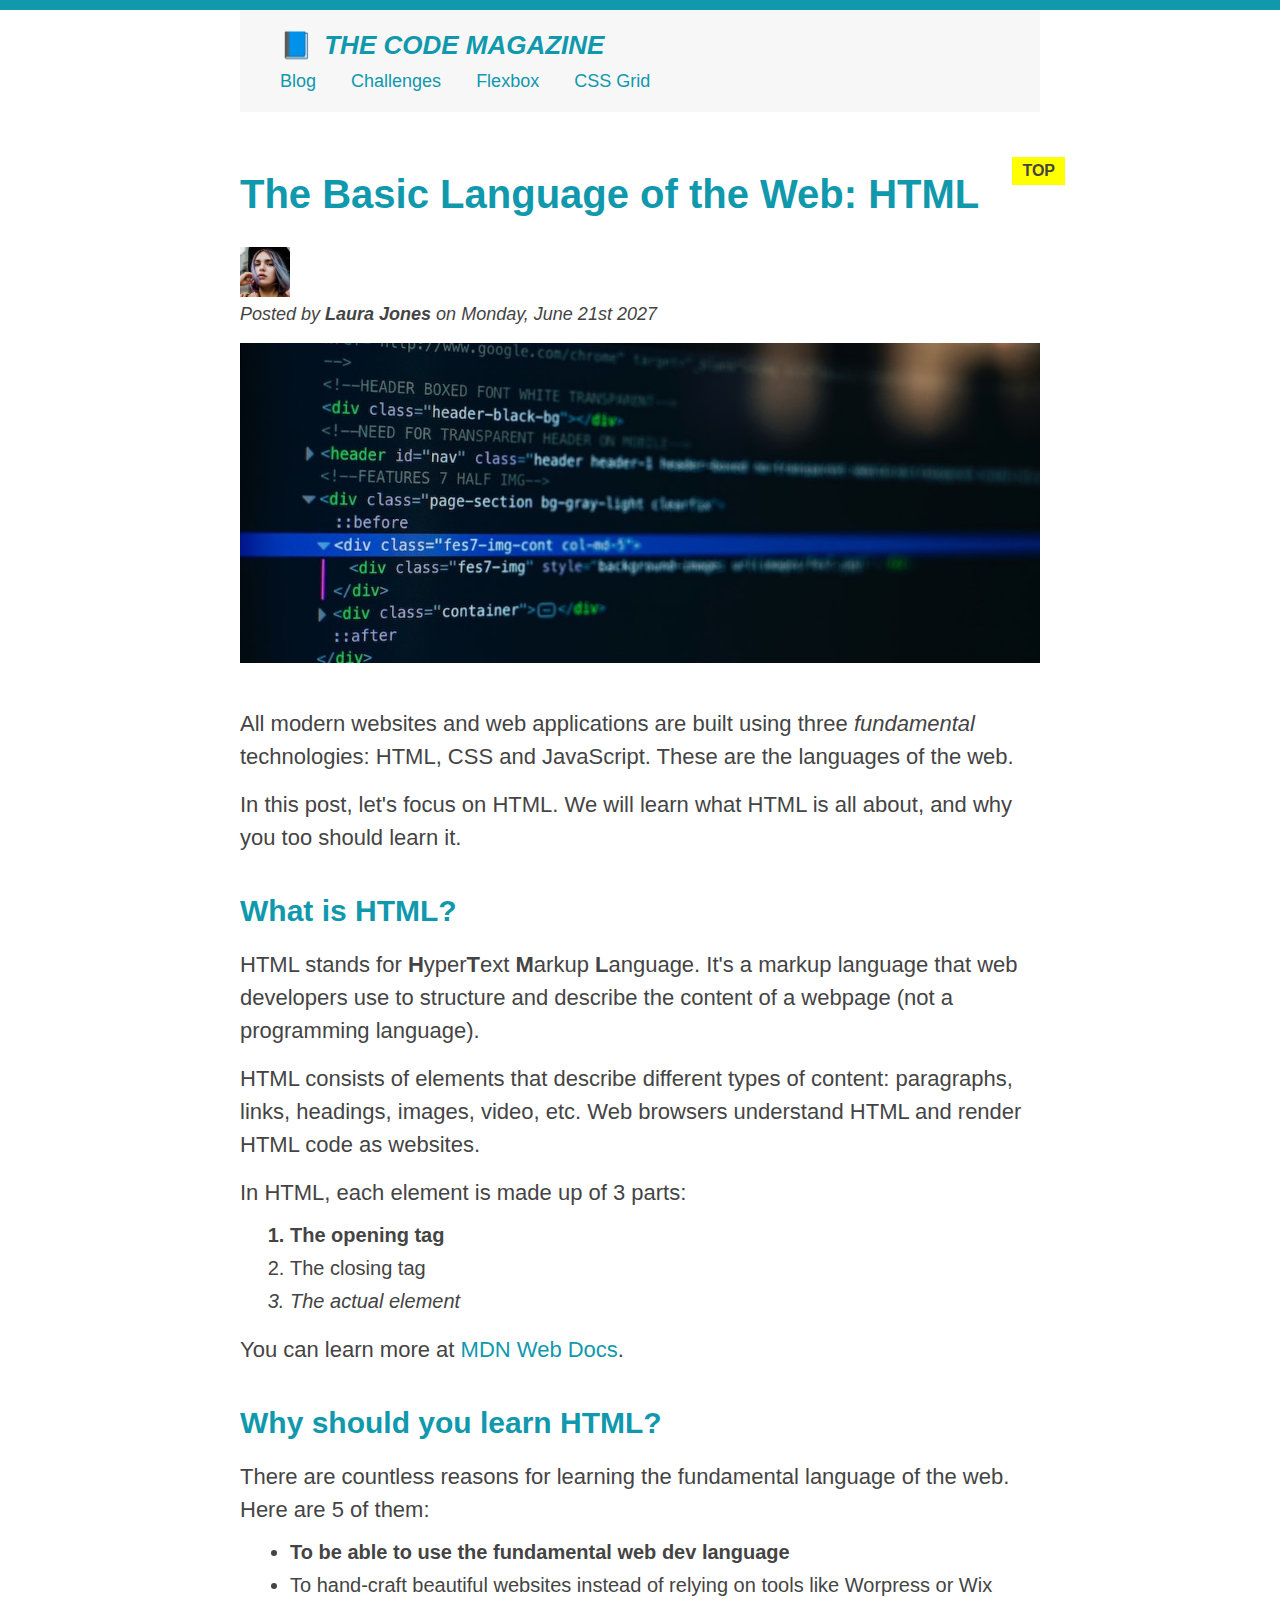
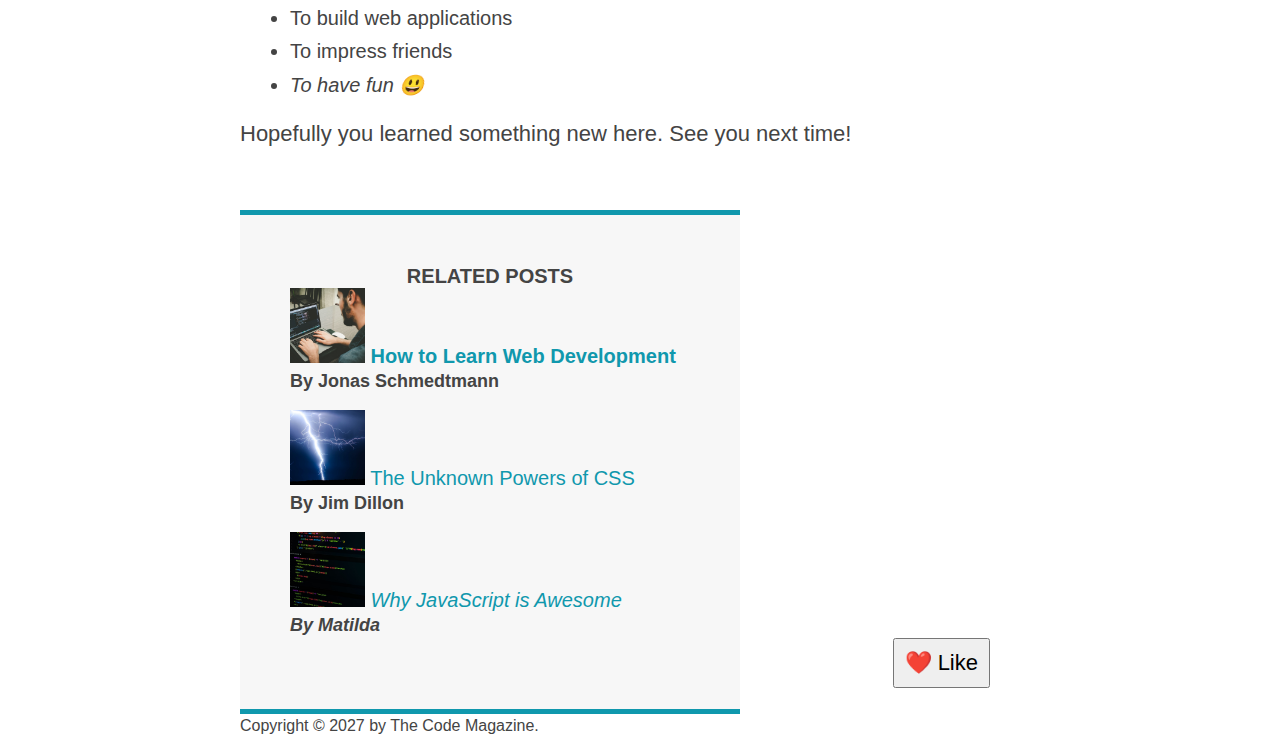
<file: starter/03-CSS-Fundamentals/index.html>
<!DOCTYPE html>
<html lang="en">
  <head>
    <meta charset="UTF-8" />
    <link rel="stylesheet" href="style.css" />
    <title>The Basic Language of the Web: HTML</title>
  </head>

  <body>
    <!--
    <h1>The Basic Language of the Web: HTML</h1>
    <h2>The Basic Language of the Web: HTML</h2>
    <h3>The Basic Language of the Web: HTML</h3>
    <h4>The Basic Language of the Web: HTML</h4>
    <h5>The Basic Language of the Web: HTML</h5>
    <h6>The Basic Language of the Web: HTML</h6>
    -->
    <div class="container">
      <header class="main-header">
        <h1>📘 The Code Magazine</h1>
        <nav>
          <a href="blog.html">Blog</a>
          <a href="#">Challenges</a>
          <a href="#">Flexbox</a>
          <a href="#">CSS Grid</a>
        </nav>
      </header>

      <article>
        <header class="post-header">
          <h2>The Basic Language of the Web: HTML</h2>

          <img
            src="img/laura-jones.jpg"
            alt="Headshot of Laura Jones"
            height="50"
            width="50"
          />

          <p id="author">
            Posted by <strong>Laura Jones</strong> on Monday, June 21st 2027
          </p>

          <img
            src="img/post-img.jpg"
            alt="HTML code on a screen"
            width="500"
            height="200"
            class="post-image"
          />
          <button>❤️ Like</button>
        </header>

        <p>
          All modern websites and web applications are built using three
          <em>fundamental</em>
          technologies: HTML, CSS and JavaScript. These are the languages of the
          web.
        </p>

        <p>
          In this post, let's focus on HTML. We will learn what HTML is all
          about, and why you too should learn it.
        </p>

        <h3>What is HTML?</h3>
        <p>
          HTML stands for <strong>H</strong>yper<strong>T</strong>ext
          <strong>M</strong>arkup <strong>L</strong>anguage. It's a markup
          language that web developers use to structure and describe the content
          of a webpage (not a programming language).
        </p>
        <p>
          HTML consists of elements that describe different types of content:
          paragraphs, links, headings, images, video, etc. Web browsers
          understand HTML and render HTML code as websites.
        </p>
        <p>In HTML, each element is made up of 3 parts:</p>

        <ol>
          <li class="first-li">The opening tag</li>
          <li>The closing tag</li>
          <li>The actual element</li>
        </ol>

        <p>
          You can learn more at
          <a
            href="https://developer.mozilla.org/en-US/docs/Web/HTML"
            target="_blank"
            >MDN Web Docs</a
          >.
        </p>

        <h3>Why should you learn HTML?</h3>

        <p>
          There are countless reasons for learning the fundamental language of
          the web. Here are 5 of them:
        </p>

        <ul>
          <li class="first-li">
            To be able to use the fundamental web dev language
          </li>
          <li>
            To hand-craft beautiful websites instead of relying on tools like
            Worpress or Wix
          </li>
          <li>To build web applications</li>
          <li>To impress friends</li>
          <li>To have fun 😃</li>
        </ul>

        <p>Hopefully you learned something new here. See you next time!</p>
      </article>

      <aside>
        <h4>Related posts</h4>

        <ul class="related-list">
          <li>
            <img
              src="img/related-1.jpg"
              alt="Person programming"
              width="75"
              height="75"
            />
            <a href="#">How to Learn Web Development</a>
            <p class="related-author">By Jonas Schmedtmann</p>
          </li>
          <li>
            <img
              src="img/related-2.jpg"
              alt="Lightning"
              width="75"
              height="75"
            />
            <a href="#">The Unknown Powers of CSS</a>
            <p class="related-author">By Jim Dillon</p>
          </li>
          <li>
            <img
              src="img/related-3.jpg"
              alt="JavaScript code on a screen"
              width="75"
              height="75"
            />
            <a href="#">Why JavaScript is Awesome</a>
            <p class="related-author">By Matilda</p>
          </li>
        </ul>
      </aside>

      <footer>
        <p id="copyright">Copyright &copy; 2027 by The Code Magazine.</p>
      </footer>
    </div>
  </body>
</html>
</file>
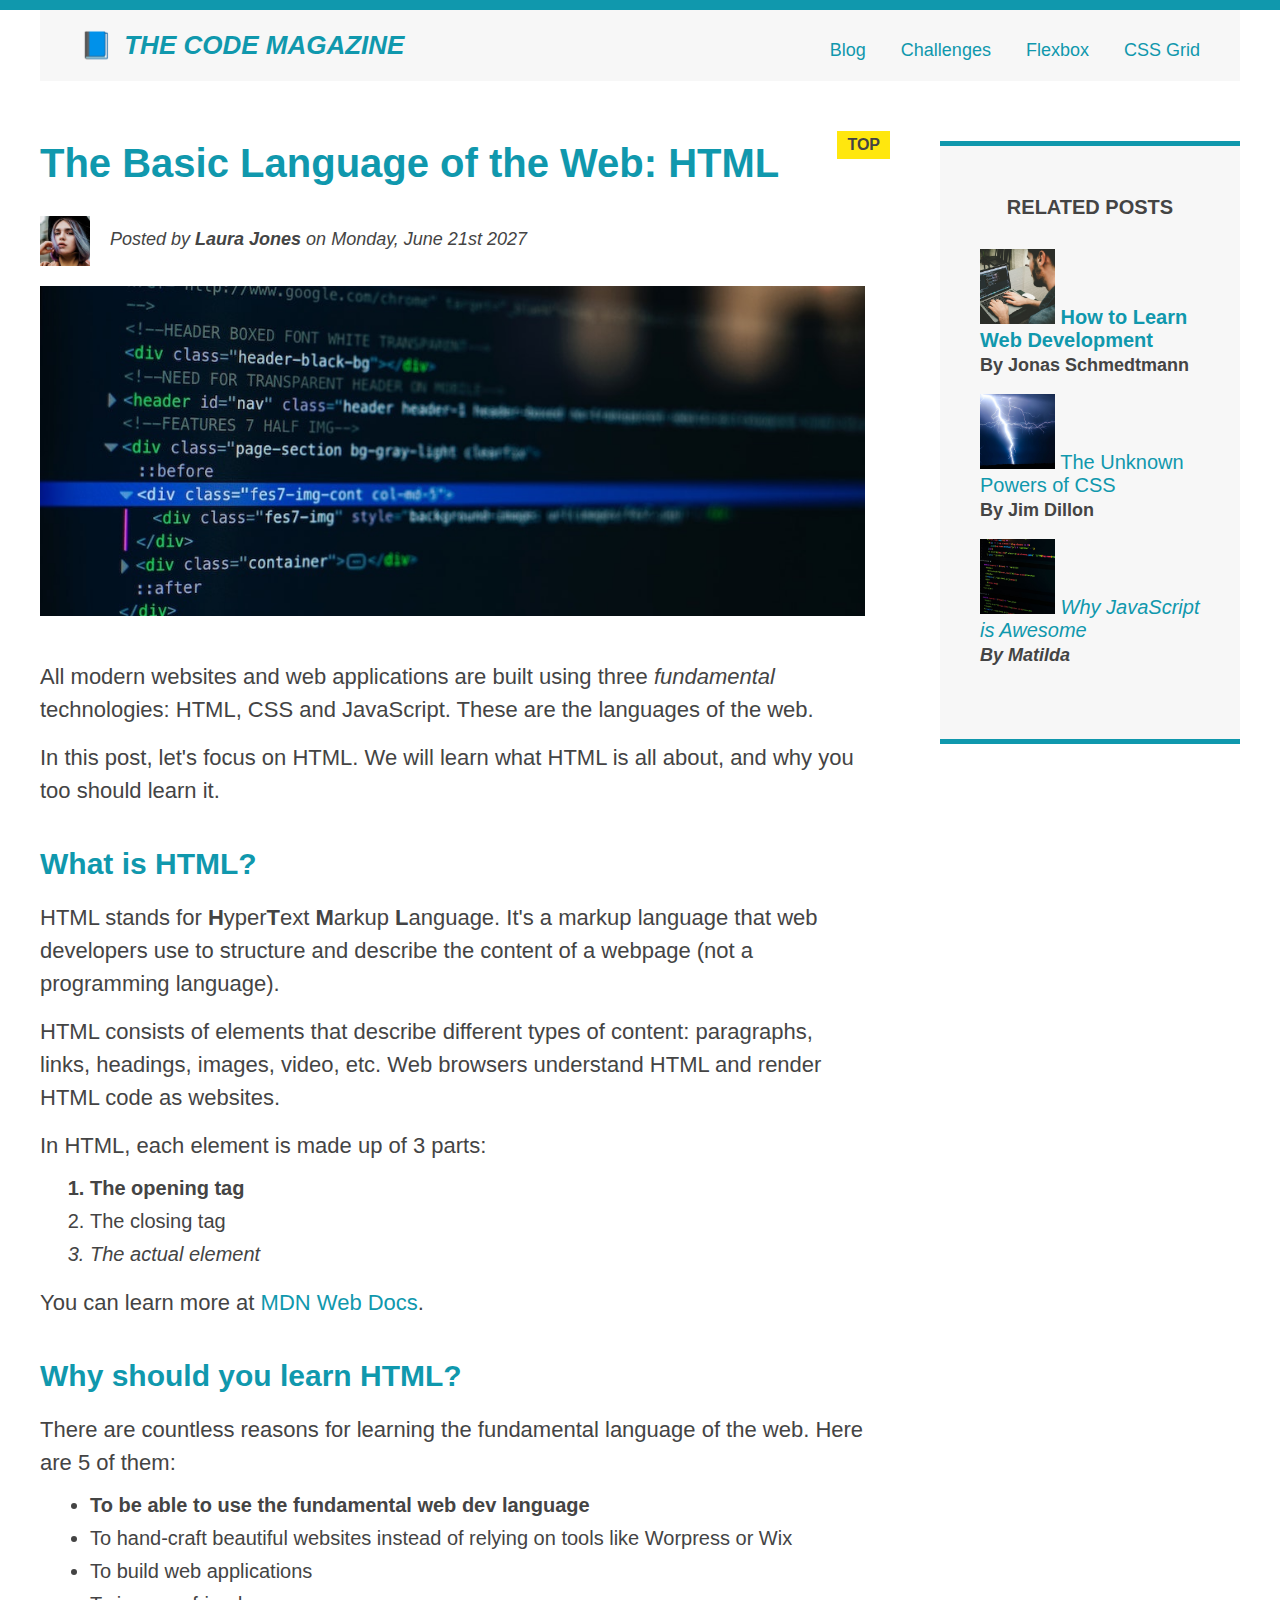
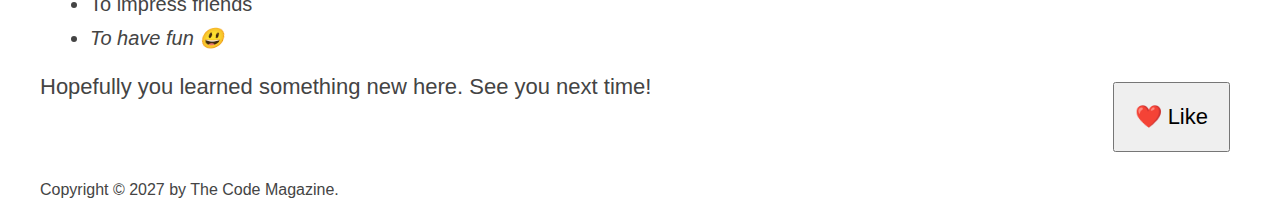
<file: starter/04-CSS-Layouts/index.html>
<!DOCTYPE html>
<html lang="en">
  <head>
    <meta charset="UTF-8" />
    <link href="style.css" rel="stylesheet" />

    <title>The Basic Language of the Web: HTML</title>
  </head>

  <body>
    <!--
    <h1>The Basic Language of the Web: HTML</h1>
    <h2>The Basic Language of the Web: HTML</h2>
    <h3>The Basic Language of the Web: HTML</h3>
    <h4>The Basic Language of the Web: HTML</h4>
    <h5>The Basic Language of the Web: HTML</h5>
    <h6>The Basic Language of the Web: HTML</h6>
    -->

    <div class="container">
      <header class="main-header clearfix">
        <h1>📘 The Code Magazine</h1>

        <nav>
          <!-- <strong>This is the navigation</strong> -->
          <a href="blog.html">Blog</a>
          <a href="#">Challenges</a>
          <a href="flexbox.html">Flexbox</a>
          <a href="css-grid.html">CSS Grid</a>
        </nav>
        <!-- <div class="clear"></div> -->
      </header>

      <article>
        <header class="post-header">
          <h2>The Basic Language of the Web: HTML</h2>

          <img
            src="img/laura-jones.jpg"
            alt="Headshot of Laura Jones"
            height="50"
            width="50"
            class="author-img"
          />

          <p id="author" class="author">
            Posted by <strong>Laura Jones</strong> on Monday, June 21st 2027
          </p>

          <img
            src="img/post-img.jpg"
            alt="HTML code on a screen"
            width="500"
            height="200"
            class="post-img"
          />
          <button>❤️ Like</button>
        </header>

        <p>
          All modern websites and web applications are built using three
          <em>fundamental</em>
          technologies: HTML, CSS and JavaScript. These are the languages of the
          web.
        </p>

        <p>
          In this post, let's focus on HTML. We will learn what HTML is all
          about, and why you too should learn it.
        </p>

        <h3>What is HTML?</h3>
        <p>
          HTML stands for <strong>H</strong>yper<strong>T</strong>ext
          <strong>M</strong>arkup <strong>L</strong>anguage. It's a markup
          language that web developers use to structure and describe the content
          of a webpage (not a programming language).
        </p>
        <p>
          HTML consists of elements that describe different types of content:
          paragraphs, links, headings, images, video, etc. Web browsers
          understand HTML and render HTML code as websites.
        </p>
        <p>In HTML, each element is made up of 3 parts:</p>

        <ol>
          <li class="first-li">The opening tag</li>
          <li>The closing tag</li>
          <li>The actual element</li>
        </ol>

        <p>
          You can learn more at
          <a
            href="https://developer.mozilla.org/en-US/docs/Web/HTML"
            target="_blank"
            >MDN Web Docs</a
          >.
        </p>

        <h3>Why should you learn HTML?</h3>

        <p>
          There are countless reasons for learning the fundamental language of
          the web. Here are 5 of them:
        </p>

        <ul>
          <li class="first-li">
            To be able to use the fundamental web dev language
          </li>
          <li>
            To hand-craft beautiful websites instead of relying on tools like
            Worpress or Wix
          </li>
          <li>To build web applications</li>
          <li>To impress friends</li>
          <li>To have fun 😃</li>
        </ul>

        <p>Hopefully you learned something new here. See you next time!</p>
      </article>

      <aside>
        <h4>Related posts</h4>

        <ul class="related">
          <li>
            <img
              src="img/related-1.jpg"
              alt="Person programming"
              width="75"
              height="75"
            />
            <a href="#">How to Learn Web Development</a>
            <p class="related-author">By Jonas Schmedtmann</p>
          </li>
          <li>
            <img
              src="img/related-2.jpg"
              alt="Lightning"
              width="75"
              height="75"
            />
            <a href="#">The Unknown Powers of CSS</a>
            <p class="related-author">By Jim Dillon</p>
          </li>
          <li>
            <img
              src="img/related-3.jpg"
              alt="JavaScript code on a screen"
              width="75"
              height="75"
            />
            <a href="#">Why JavaScript is Awesome</a>
            <p class="related-author">By Matilda</p>
          </li>
        </ul>
      </aside>

      <footer>
        <p id="copyright" class="copyright text">
          Copyright &copy; 2027 by The Code Magazine.
        </p>
      </footer>
    </div>
  </body>
</html>
</file>
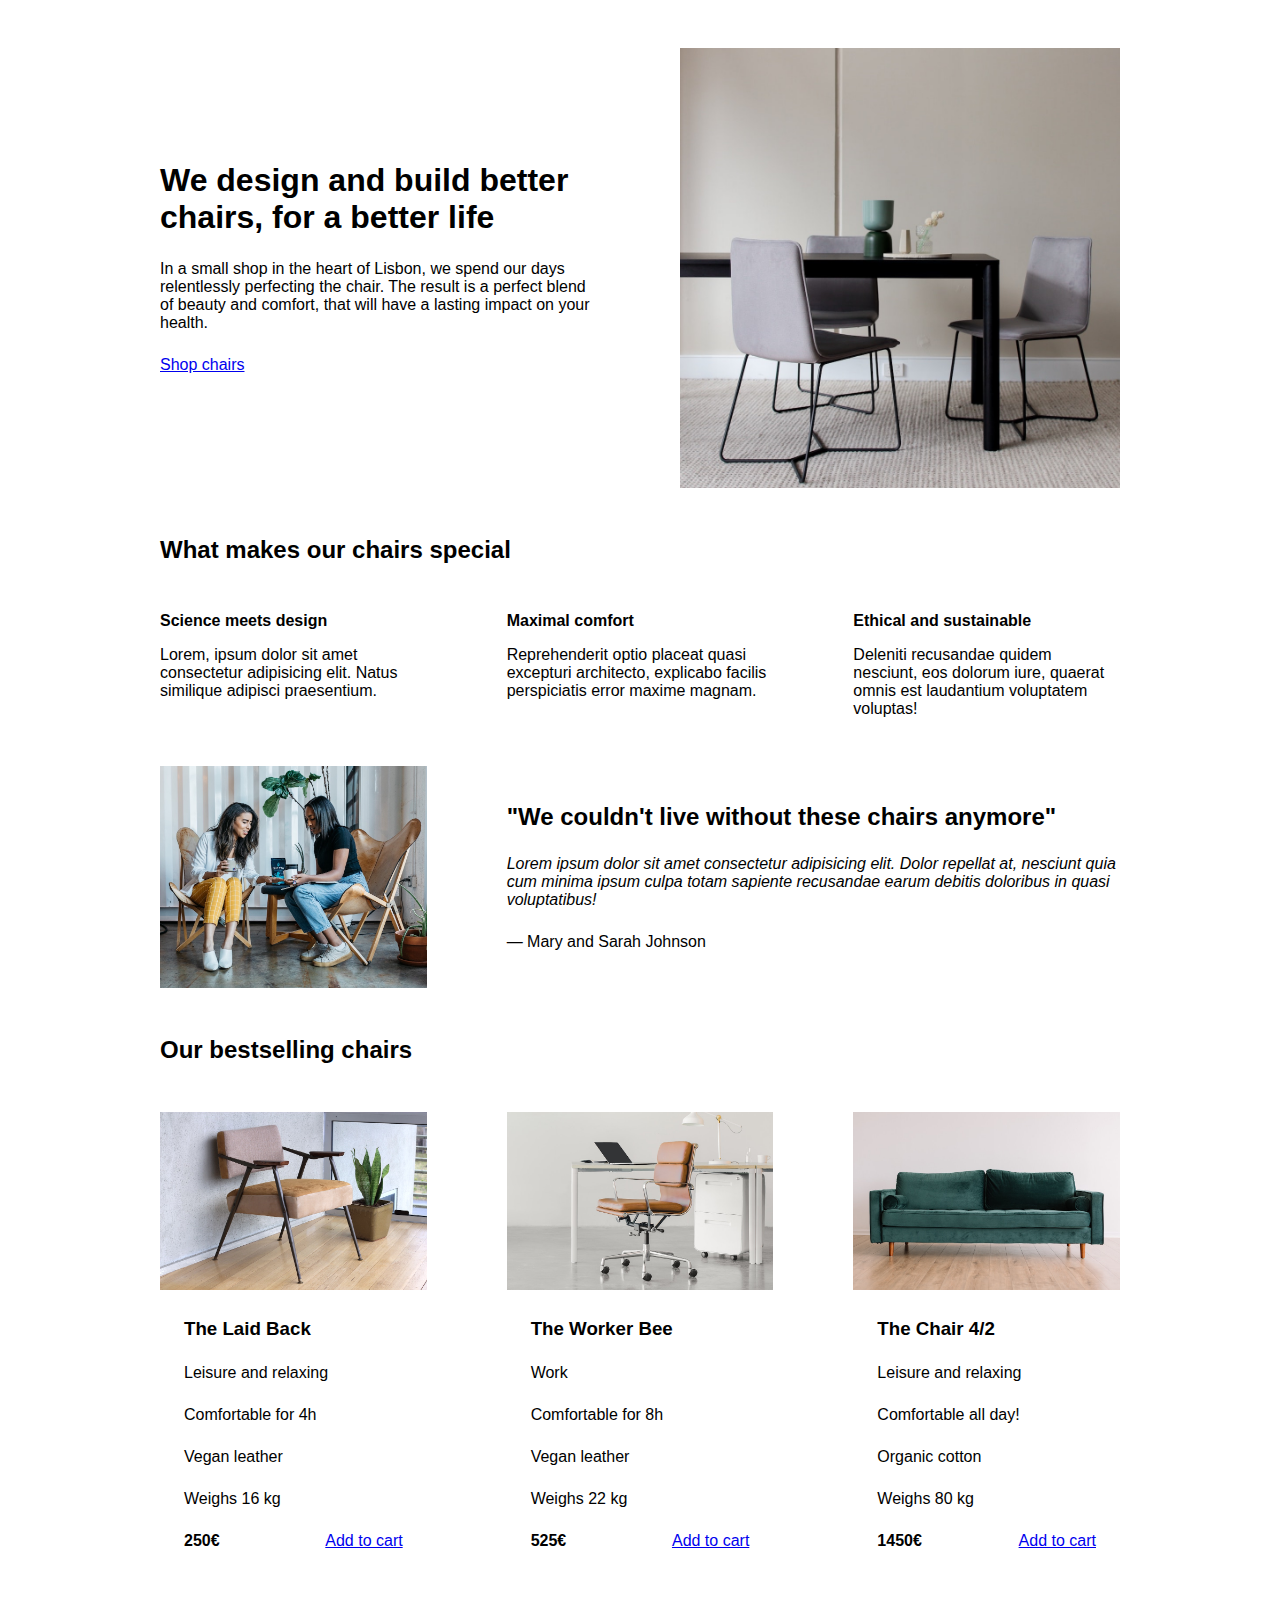
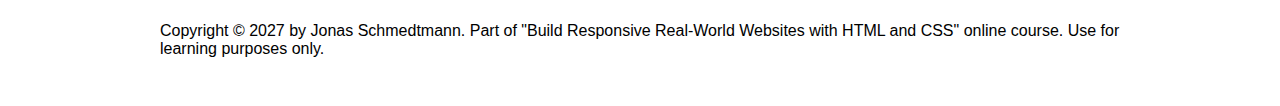
<file: starter/05-Design/index.html>
<!DOCTYPE html>
<html lang="en">
  <head>
    <meta charset="UTF-8" />
    <meta http-equiv="X-UA-Compatible" content="IE=edge" />
    <meta name="viewport" content="width=device-width, initial-scale=1.0" />

    <link rel="stylesheet" href="style.css" />
    <title>Lisbon Chair Shop</title>
  </head>
  <body>
    <div class="container">
      <header>
        <div class="header-text-box">
          <h1>We design and build better chairs, for a better life</h1>
          <p class="header-text">
            In a small shop in the heart of Lisbon, we spend our days
            relentlessly perfecting the chair. The result is a perfect blend of
            beauty and comfort, that will have a lasting impact on your health.
          </p>
          <a class="btn btn--big" href="#">Shop chairs</a>
        </div>
        <img src="hero.jpg" alt="Photo" />
      </header>

      <section>
        <h2>What makes our chairs special</h2>
        <div class="grid-3-cols">
          <div>
            <p class="features-title"><strong>Science meets design</strong></p>
            <p class="features-text">
              Lorem, ipsum dolor sit amet consectetur adipisicing elit. Natus
              similique adipisci praesentium.
            </p>
          </div>

          <div>
            <p class="features-title">
              <strong>Maximal comfort</strong>
            </p>
            <p class="features-text">
              Reprehenderit optio placeat quasi excepturi architecto, explicabo
              facilis perspiciatis error maxime magnam.
            </p>
          </div>

          <div>
            <p class="features-title">
              <strong>Ethical and sustainable</strong>
            </p>
            <p class="features-text">
              Deleniti recusandae quidem nesciunt, eos dolorum iure, quaerat
              omnis est laudantium voluptatem voluptas!
            </p>
          </div>
        </div>
      </section>

      <section class="testimonial-section">
        <div class="grid-3-cols">
          <img src="customers.jpg" alt="People sitting on chairs" />
          <div class="testimonial-box">
            <h2>"We couldn't live without these chairs anymore"</h2>
            <blockquote class="testimonial-text">
              Lorem ipsum dolor sit amet consectetur adipisicing elit. Dolor
              repellat at, nesciunt quia cum minima ipsum culpa totam sapiente
              recusandae earum debitis doloribus in quasi voluptatibus!
            </blockquote>
            <p class="testimonial-author">&mdash; Mary and Sarah Johnson</p>
          </div>
        </div>
      </section>

      <section>
        <h2>Our bestselling chairs</h2>
        <div class="grid-3-cols">
          <figure class="chair">
            <img src="chair-1.jpg" alt="Chair" />
            <div class="chair-box">
              <h3>The Laid Back</h3>
              <ul class="chair-details">
                <li>
                  <!-- Span is a generic INLINE text element, it doesn't have any meaning. It's like a div element, but inline -->
                  <span>Leisure and relaxing</span>
                </li>
                <li>
                  <span>Comfortable for 4h</span>
                </li>
                <li>
                  <span>Vegan leather</span>
                </li>
                <li>
                  <span>Weighs 16 kg</span>
                </li>
              </ul>
              <div class="chair-price">
                <strong>250€</strong>
                <a href="#" class="btn btn--small">Add to cart</a>
              </div>
            </div>
          </figure>

          <figure class="chair">
            <img src="chair-2.jpg" alt="Chair" />
            <div class="chair-box">
              <h3>The Worker Bee</h3>
              <ul class="chair-details">
                <li>
                  <span>Work</span>
                </li>
                <li>
                  <span>Comfortable for 8h</span>
                </li>
                <li>
                  <span>Vegan leather</span>
                </li>
                <li>
                  <span>Weighs 22 kg</span>
                </li>
              </ul>
              <div class="chair-price">
                <strong>525€</strong>
                <a href="#" class="btn btn--small">Add to cart</a>
              </div>
            </div>
          </figure>

          <figure class="chair">
            <img src="chair-3.jpg" alt="Chair" />
            <div class="chair-box">
              <h3>The Chair 4/2</h3>
              <ul class="chair-details">
                <li>
                  <span>Leisure and relaxing</span>
                </li>
                <li>
                  <span>Comfortable all day!</span>
                </li>
                <li>
                  <span>Organic cotton</span>
                </li>
                <li>
                  <span>Weighs 80 kg</span>
                </li>
              </ul>
              <div class="chair-price">
                <strong>1450€</strong>
                <a href="#" class="btn btn--small">Add to cart</a>
              </div>
            </div>
          </figure>
        </div>
      </section>

      <footer>
        Copyright &copy; 2027 by Jonas Schmedtmann. Part of "Build Responsive
        Real-World Websites with HTML and CSS" online course. Use for learning
        purposes only.
      </footer>
    </div>
  </body>
</html>
</file>
<file: final/03-CSS-Fundamentals/style.css>
* {
  /* border-top: 10px solid #1098ad; */
  margin: 0;
  padding: 0;
}

/* PAGE SECTIONS */
body {
  color: #444;
  font-family: sans-serif;

  border-top: 10px solid #1098ad;
  position: relative;
}

.container {
  width: 800px;
  /* margin-left: auto;
  margin-right: auto; */
  margin: 0 auto;
}

.main-header {
  background-color: #f7f7f7;
  /* padding: 20px;
  padding-left: 40px;
  padding-right: 40px; */
  padding: 20px 40px;
  margin-bottom: 60px;
  /* height: 80px; */
}

nav {
  font-size: 18px;
  /* text-align: center; */
}

article {
  margin-bottom: 60px;
}

.post-header {
  margin-bottom: 40px;
  /* position: relative; */
}

aside {
  background-color: #f7f7f7;
  border-top: 5px solid #1098ad;
  border-bottom: 5px solid #1098ad;
  /* padding-top: 50px;
  padding-bottom: 50px; */
  padding: 50px 0;
  width: 500px;
}

/* SMALLER ELEMENTS */
h1,
h2,
h3 {
  color: #1098ad;
}

h1 {
  font-size: 26px;
  text-transform: uppercase;
  font-style: italic;
}

h2 {
  font-size: 40px;
  margin-bottom: 30px;
}

h3 {
  font-size: 30px;
  margin-bottom: 20px;
  margin-top: 40px;
}

h4 {
  font-size: 20px;
  text-transform: uppercase;
  text-align: center;
}

p {
  font-size: 22px;
  line-height: 1.5;
  margin-bottom: 15px;
}

ul,
ol {
  margin-left: 50px;
  margin-bottom: 20px;
}

li {
  font-size: 20px;
  margin-bottom: 10px;
  /* display: inline; */
}

li:last-child {
  margin-bottom: 0;
}

/* footer p {
  font-size: 16px;
} */

/* article header p {
  font-style: italic;
} */

#author {
  font-style: italic;
  font-size: 18px;
}

#copyright {
  font-size: 16px;
}

.related-author {
  font-size: 18px;
  font-weight: bold;
}

/* ul {
  list-style: none;
} */

.related {
  list-style: none;
}

body {
  /* background-color: orangered; */
}

/* .first-li {
  font-weight: bold;
} */

li:first-child {
  font-weight: bold;
}

li:last-child {
  font-style: italic;
}

li:nth-child(even) {
  /* color: red; */
}

/* Misconception: this won't work! */
article p:first-child {
  color: red;
}

/* Styling links */
a:link {
  color: #1098ad;
  text-decoration: none;
}

a:visited {
  /* color: #777; */
  color: #1098ad;
}

a:hover {
  color: orangered;
  font-weight: bold;
  text-decoration: underline orangered;
}

a:active {
  background-color: black;
  font-style: italic;
}
/* LVHA */

.post-img {
  width: 100%;
  height: auto;
}

nav a:link {
  /* background-color: orangered;
  margin: 20px;
  padding: 20px;

  display: block; */

  margin-right: 30px;
  margin-top: 10px;
  display: inline-block;
}

nav a:link:last-child {
  margin-right: 0;
}

button {
  font-size: 22px;
  padding: 20px;
  cursor: pointer;

  position: absolute;
  /* top: 50px;
  left: 50px; */
  bottom: 50px;
  right: 50px;
}

h1::first-letter {
  font-style: normal;
  margin-right: 5px;
}

h3 + p::first-line {
  /* color: red; */
}

h2 {
  /* background-color: orange; */
  position: relative;
}

h2::before {
  content: "TOP";
  background-color: #ffe70e;
  color: #444;
  font-size: 16px;
  font-weight: bold;
  display: inline-block;
  padding: 5px 10px;
  position: absolute;
  top: -10px;
  right: -25px;
}

/* Resolving conflicts */
/* #copyright {
  color: red;
}

.copyright {
  color: blue;
}

.text {
  color: yellow;
}

footer p {
  color: green !important;
} */

/* nav a:link,
nav p {
  font-size: 18px;
} */
</file>
<file: final/04-CSS-Layouts/style.css>
* {
  /* border-top: 10px solid #1098ad; */
  margin: 0;
  padding: 0;
  box-sizing: border-box;
}

/* PAGE SECTIONS */
body {
  color: #444;
  font-family: sans-serif;

  border-top: 10px solid #1098ad;
  position: relative;
}

.container {
  width: 1200px;
  /* margin-left: auto;
  margin-right: auto; */
  margin: 0 auto;
}

.main-header {
  background-color: #f7f7f7;
  /* padding: 20px;
  padding-left: 40px;
  padding-right: 40px; */
  padding: 20px 40px;
  /* margin-bottom: 60px; */
  /* height: 80px; */
}

nav {
  font-size: 18px;
  /* text-align: center; */
}

article {
  /* margin-bottom: 60px; */
}

.post-header {
  margin-bottom: 40px;
  /* position: relative; */
}

aside {
  background-color: #f7f7f7;
  border-top: 5px solid #1098ad;
  border-bottom: 5px solid #1098ad;
  padding: 50px 40px;
}

/* SMALLER ELEMENTS */
h1,
h2,
h3 {
  color: #1098ad;
}

h1 {
  font-size: 26px;
  text-transform: uppercase;
  font-style: italic;
}

h2 {
  font-size: 40px;
  margin-bottom: 30px;
}

h3 {
  font-size: 30px;
  margin-bottom: 20px;
  margin-top: 40px;
}

h4 {
  font-size: 20px;
  text-transform: uppercase;
  text-align: center;
  margin-bottom: 30px;
}

p {
  font-size: 22px;
  line-height: 1.5;
  margin-bottom: 15px;
}

ul,
ol {
  margin-left: 50px;
  margin-bottom: 20px;
}

li {
  font-size: 20px;
  margin-bottom: 10px;
  /* display: inline; */
}

li:last-child {
  margin-bottom: 0;
}

/* footer p {
  font-size: 16px;
} */

/* article header p {
  font-style: italic;
} */

#author {
  font-style: italic;
  font-size: 18px;
}

#copyright {
  font-size: 16px;
}

.related-author {
  font-size: 18px;
  font-weight: bold;
}

/* ul {
  list-style: none;
} */

.related {
  list-style: none;
  margin-left: 0;
}

body {
  /* background-color: orangered; */
}

/* .first-li {
  font-weight: bold;
} */

li:first-child {
  font-weight: bold;
}

li:last-child {
  font-style: italic;
}

li:nth-child(even) {
  /* color: red; */
}

/* Misconception: this won't work! */
article p:first-child {
  color: red;
}

/* Styling links */
a:link {
  color: #1098ad;
  text-decoration: none;
}

a:visited {
  /* color: #777; */
  color: #1098ad;
}

a:hover {
  color: orangered;
  font-weight: bold;
  text-decoration: underline orangered;
}

a:active {
  background-color: black;
  font-style: italic;
}
/* LVHA */

.post-img {
  width: 100%;
  height: auto;
}

nav a:link {
  /* background-color: orangered;
  margin: 20px;
  padding: 20px;

  display: block; */

  margin-right: 30px;
  display: inline-block;
}

nav a:link:last-child {
  margin-right: 0;
}

button {
  font-size: 22px;
  padding: 20px;
  cursor: pointer;

  position: absolute;
  /* top: 50px;
  left: 50px; */
  bottom: 50px;
  right: 50px;
}

h1::first-letter {
  font-style: normal;
  margin-right: 5px;
}

h3 + p::first-line {
  /* color: red; */
}

h2 {
  /* background-color: orange; */
  position: relative;
}

h2::before {
  content: "TOP";
  background-color: #ffe70e;
  color: #444;
  font-size: 16px;
  font-weight: bold;
  display: inline-block;
  padding: 5px 10px;
  position: absolute;
  top: -10px;
  right: -25px;
}

/* Resolving conflicts */
/* #copyright {
  color: red;
}

.copyright {
  color: blue;
}

.text {
  color: yellow;
}

footer p {
  color: green !important;
} */

/* nav a:link,
nav p {
  font-size: 18px;
} */

/* FLOATS */
/*
.author-img {
  float: left;
  margin-bottom: 20px;
}

.author {
  float: left;
  margin-top: 10px;
  margin-left: 20px;
}

h1 {
  float: left;
}

nav {
  float: right;
}

.clear {
  clear: both;
}

.clearfix::after {
  clear: both;
  content: "";
  display: block;
}

article {
  width: 825px;
  float: left;
}

aside {
  width: 300px;
  float: right;
}

footer {
  clear: both;
}
*/

/* FLEXBOX */
.main-header {
  display: flex;
  align-items: center;
  justify-content: space-between;
}

.author-box {
  display: flex;
  align-items: center;
  margin-bottom: 15px;
}

.author {
  margin-bottom: 0;
  margin-left: 15px;
}

.related-post {
  display: flex;
  align-items: center;
  gap: 20px;
  margin-bottom: 30px;
}

.related-link:link {
  font-size: 17px;
  font-weight: bold;
  font-style: normal;
  margin-bottom: 5px;
  display: block;
}

.related-author {
  margin-bottom: 0;
  font-size: 14px;
  font-weight: normal;
  font-style: italic;
}

/* FLEXBOX LAYOUT */
/* .row {
  display: flex;
  align-items: flex-start;
  gap: 75px;
  margin-bottom: 60px;
}

article {
  flex: 1;
  margin-bottom: 0;
}

aside {
  
  DEFAULTS:
  flex-grow: 0;
  flex-shrink: 1;
  flex-basis: auto;

  flex: 0 0 300px;
} */

/* CSS GRID LAYOUT */
.container {
  display: grid;
  grid-template-columns: 1fr 300px;
  column-gap: 75px;
  row-gap: 60px;
  align-items: start;
}

.main-header {
  /* grid-column: 1 / span 2; */
  grid-column: 1 / -1;
}

article {
}

aside {
}

footer {
  grid-column: 1 / -1;
}
</file>
<file: final/05-Design/style.css>
/*
SPACING SYSTEM (px)
2 / 4 / 8 / 12 / 16 / 24 / 32 / 48 / 64 / 80 / 96 / 128

FONT SIZE SYSTEM (px)
10 / 12 / 14 / 16 / 18 / 20 / 24 / 30 / 36 / 44 / 52 / 62 / 74 / 86 / 98
*/

/* 
MAIN COLOR: #087f5b
GREY COLOR: #343a40
*/

* {
  margin: 0;
  padding: 0;
  box-sizing: border-box;
}

/* ------------------------ */
/* GENERAL STYLES */
/* ------------------------ */
body {
  font-family: "Inter", sans-serif;
  color: #343a40;
  border-bottom: 8px solid #087f5b;
}

.container {
  width: 960px;
  margin: 0 auto;
}

header,
section {
  margin-bottom: 96px;
}

h2 {
  margin-bottom: 48px;
  font-size: 36px;
  letter-spacing: -0.5px;
  /* 24 / 30 / 36 */
}

.grid-3-cols {
  display: grid;
  grid-template-columns: repeat(3, 1fr);
  column-gap: 80px;
}

.btn:link,
.btn:visited {
  background-color: #087f5b;
  color: #fff;
  text-decoration: none;
  text-transform: uppercase;
  font-weight: 500;

  display: inline-block;
  border-radius: 100px;
}

.btn:hover,
.btn:active {
  background-color: #099268;
}

.btn--big {
  font-size: 18px;
  padding: 16px 32px;
}

.btn--small {
  font-size: 14px;
  padding: 8px 12px;
}

img {
  border-radius: 12px;
}

/* ------------------------ */
/* COMPONENT STYLES */
/* ------------------------ */

/* HEADER */
header {
  display: grid;
  grid-template-columns: repeat(2, 1fr);
  column-gap: 80px;
  margin-top: 64px;
}

.header-text-box {
  align-self: center;
}

h1 {
  margin-bottom: 32px;
  font-size: 44px;
  line-height: 1.1;
  letter-spacing: -1px;
  /* 44 / 52 / 62 */

  /* text-shadow: 0 5px 5px rgba(0, 0, 0, 0.2); */
}

.header-text {
  margin-bottom: 24px;
  font-size: 18px;
  line-height: 1.7;
}

img {
  width: 100%;
}

/* FEATURES */
.features-icon {
  stroke: #087f5b;
  width: 32px;
  heigh: 32px;
  margin-bottom: 24px;
}

.features-title {
  margin-bottom: 16px;
  font-size: 20px;
}

.features-text {
  font-size: 18px;
  line-height: 1.7;
}

/* TESTIMONIAL */
.testimonial-section {
  background-color: #087f5b;
  color: #fff;
  padding: 24px;
  border-radius: 12px;
}

.testimonial-box {
  grid-column: 2 / -1;
  align-self: center;
}

.testimonial-box h2 {
  margin-bottom: 24px;
  /* 20 / 24 / 30 */
  font-size: 24px;
}

.testimonial-text {
  font-style: italic;
  margin-bottom: 24px;
  font-size: 18px;
  line-height: 1.7;
  color: ##e6fcf5;
}

.testimonial-author {
  color: #c3fae8;
}

/* CHAIRS */
.chair {
  box-shadow: 0 20px 30px 0 rgba(0, 0, 0, 0.07);
  border-radius: 12px;
}

.chair img {
  border-bottom-left-radius: 0;
  border-bottom-right-radius: 0;
}

.chair-box {
  padding: 32px;
}

h3 {
  margin-bottom: 24px;
  font-size: 20px;
}

.chair-details {
  list-style: none;
  margin-bottom: 48px;
}

.chair-details li {
  display: flex;
  align-items: center;
  gap: 12px;
  margin-bottom: 16px;
}

.chair-details li:last-child {
  margin-bottom: 0;
}

.chair-icon {
  stroke: #087f5b;
  width: 24px;
  height: 24px;
}

.chair-price {
  display: flex;
  justify-content: space-between;
  align-items: center;
  font-size: 20px;
}

footer {
  margin-bottom: 48px;
  font-size: 14px;
  color: #495057;
}
</file>
<file: starter/03-CSS-Fundamentals/style.css>
* {
  margin: 0;
  padding: 0;
}

body {
  color: #444;
  font-family: sans-serif;
  border-top: 10px solid #1098ad;
  position: relative;
}

.container {
  width: 800px;
  /* margin-left: auto;
  margin-right: auto; */
  margin: 0 auto;
  position: relative;
}

.main-header {
  background-color: #f7f7f7;
  /* padding: 20px;
  padding-left: 40px;
  padding-right: 40px; */
  padding: 20px 40px;
  margin-bottom: 60px;
  /* height: 80px; */
}

.post-header {
  margin-bottom: 40px;
  /* position: relative; */
}

nav {
  font-size: 18px;
  /* text-align: center; */
}

article {
  margin-bottom: 60px;
}

aside {
  background-color: #f7f7f7;
  border-top: 5px solid #1098ad;
  border-bottom: 5px solid #1098ad;
  padding: 50px 0;
  width: 500px;
}

h1,
h2,
h3 {
  color: #1098ad;
}

h1 {
  font-size: 26px;
  text-transform: uppercase;
  font-style: italic;
}

h2 {
  font-size: 40px;
  margin-bottom: 30px;
}

h3 {
  font-size: 30px;
  margin-bottom: 20px;
  margin-top: 40px;
}

h4 {
  font-size: 20px;
  text-transform: uppercase;
  text-align: center;
}

p {
  font-size: 22px;
  line-height: 1.5;
  margin-bottom: 15px;
  /* display: inline; */
}

ul, ol {
  margin-left: 50px;
  margin-bottom: 20px;
}

li {
  font-size: 20px;
  margin-bottom: 10px;
  /* display: inline; */
}

li:last-child {
  margin-bottom: 0;
}

/* 
footer p {
  font-size: 16px;
} */

#author {
  font-style: italic;
  font-size: 18px;
}

#copyright {
  font-size: 16px;
}

.related-author {
  font-size: 18px;
  font-weight: bold;
}

.related-list {
  list-style: none;
}



/* .first-li {
  font-weight: bold;
} */

li:first-child {
  font-weight: bold;
}

li:last-child {
  font-style: italic;
}

li:nth-child(even) {
  /* color: red */
}

/* Misconception: this won't work! */
article p:first-child {
  color: red;
}

a:link {
  color: #1098ad;
  text-decoration: none;
}

a:visited {
  color: #1098ad;
}

a:hover {
  color: orangered;
  font-weight: bold;
  text-decoration: underline underline orangered;
}

a:active {
  background-color: black;
  font-style: italic;
}

.post-image {
  width: 100%;
  height: auto;
  /* margin: 100px; */
}

nav a:link {
  /* background-color: orangered;
  margin: 20px;
  padding: 20px;
  display: block; */
  margin-right: 30px;
  margin-top: 10px;
  display: inline-block;
  /* text-align: center; */
}

nav a:link:last-child {
  margin-right: 0;
}

button {
  font-size: 22px;
  padding: 10px;
  cursor: pointer;
  position: absolute;
  /* top: 50px;
  left: 50px; */
  bottom: 50px;
  right: 50px;

}

h1::first-letter {
  font-style: normal;
  margin-right: 5px;
}

/* h2::first-letter {
  font-size: 80px;
} */

/* p::first-line {
  color: red;
} */

h3+p::first-line {
  /* color: red; */
}

h2 {
  /* background-color: orange; */
  position: relative;
}

h2::after {
  content: "TOP";
  background-color: yellow;
  color: #444;
  font-size: 16px;
  font-weight: bold;
  display: inline-block;
  padding: 5px 10px;
  position: absolute;
  top: -15px;
  right: -25px;
  cursor: pointer;
}
</file>
<file: starter/04-CSS-Layouts/style.css>
* {
  /* border-top: 10px solid #1098ad; */
  margin: 0;
  padding: 0;
  box-sizing: border-box;
}

/* PAGE SECTIONS */
body {
  color: #444;
  font-family: sans-serif;

  border-top: 10px solid #1098ad;
  position: relative;
}

.container {
  width: 1200px;
  /* margin-left: auto;
  margin-right: auto; */
  margin: 0 auto;
}

.main-header {
  background-color: #f7f7f7;
  /* background-color: red; */
  /* padding: 20px;
  padding-left: 40px;
  padding-right: 40px; */
  padding: 20px 40px;
  margin-bottom: 60px;
  /* height: 80px; */
}

nav {
  font-size: 18px;
  /* text-align: center; */
}

article {
  margin-bottom: 60px;
}

.post-header {
  margin-bottom: 40px;
  /* position: relative; */
}

aside {
  background-color: #f7f7f7;
  border-top: 5px solid #1098ad;
  border-bottom: 5px solid #1098ad;
  /* padding-top: 50px;
  padding-bottom: 50px; */
  padding: 50px 40px;

}

/* SMALLER ELEMENTS */
h1,
h2,
h3 {
  color: #1098ad;
}

h1 {
  font-size: 26px;
  text-transform: uppercase;
  font-style: italic;
}

h2 {
  font-size: 40px;
  margin-bottom: 30px;
}

h3 {
  font-size: 30px;
  margin-bottom: 20px;
  margin-top: 40px;
}

h4 {
  font-size: 20px;
  text-transform: uppercase;
  text-align: center;
  margin-bottom: 30px;
}

p {
  font-size: 22px;
  line-height: 1.5;
  margin-bottom: 15px;
}

ul,
ol {
  margin-left: 50px;
  margin-bottom: 20px;
}

li {
  font-size: 20px;
  margin-bottom: 10px;
  /* display: inline; */
}

li:last-child {
  margin-bottom: 0;
}

/* footer p {
  font-size: 16px;
} */

/* article header p {
  font-style: italic;
} */

#author {
  font-style: italic;
  font-size: 18px;
}

#copyright {
  font-size: 16px;
}

.related-author {
  font-size: 18px;
  font-weight: bold;
}

/* ul {
  list-style: none;
} */

.related {
  list-style: none;
  margin-left: 0;
}

body {
  /* background-color: orangered; */
}

/* .first-li {
  font-weight: bold;
} */

li:first-child {
  font-weight: bold;
}

li:last-child {
  font-style: italic;
}

li:nth-child(even) {
  /* color: red; */
}

/* Misconception: this won't work! */
article p:first-child {
  color: red;
}

/* Styling links */
a:link {
  color: #1098ad;
  text-decoration: none;
}

a:visited {
  /* color: #777; */
  color: #1098ad;
}

a:hover {
  color: orangered;
  font-weight: bold;
  text-decoration: underline orangered;
}

a:active {
  background-color: black;
  font-style: italic;
}

/* LVHA */

.post-img {
  width: 100%;
  height: auto;
}

nav a:link {
  /* background-color: orangered;
  margin: 20px;
  padding: 20px;

  display: block; */

  margin-right: 30px;
  margin-top: 10px;
  display: inline-block;
}

nav a:link:last-child {
  margin-right: 0;
}

button {
  font-size: 22px;
  padding: 20px;
  cursor: pointer;

  position: absolute;
  /* top: 50px;
  left: 50px; */
  bottom: 50px;
  right: 50px;
}

h1::first-letter {
  font-style: normal;
  margin-right: 5px;
}

h3+p::first-line {
  /* color: red; */
}

h2 {
  /* background-color: orange; */
  position: relative;
}

h2::before {
  content: "TOP";
  background-color: #ffe70e;
  color: #444;
  font-size: 16px;
  font-weight: bold;
  display: inline-block;
  padding: 5px 10px;
  position: absolute;
  top: -10px;
  right: -25px;
}

/* Resolving conflicts */
/* #copyright {
  color: red;
}

.copyright {
  color: blue;
}

.text {
  color: yellow;
}

footer p {
  color: green !important;
} */

/* nav a:link,
nav p {
  font-size: 18px;
} */

/* FLOAT */
.author-img {
  float: left;
  margin-bottom: 20px;
}

.author {
  /* padding-left: 80px; */
  float: left;
  margin-top: 10px;
  margin-left: 20px;
}

h1 {
  float: left;
}

nav {
  float: right;
}

.clear {
  clear: both;
}

.clearfix::after {
  clear: both;
  content: '';
  display: block;
}

article {
  width: 825px;
  float: left;
}

aside {
  width: 300px;
  float: right;
}

footer {
  clear: both;
}
</file>
<file: starter/05-Design/style.css>
/*
SPACING SYSTEM (px)
2 / 4 / 8 / 12 / 16 / 24 / 32 / 48 / 64 / 80 / 96 / 128

FONT SIZE SYSTEM (px)
10 / 12 / 14 / 16 / 18 / 20 / 24 / 30 / 36 / 44 / 52 / 62 / 74 / 86 / 98
*/

* {
  margin: 0;
  padding: 0;
  box-sizing: border-box;
}

/* ------------------------ */
/* GENERAL STYLES */
/* ------------------------ */
body {
  font-family: sans-serif;
}

.container {
  width: 960px;
  margin: 0 auto;
}

header,
section {
  margin-bottom: 48px;
}

h2 {
  margin-bottom: 48px;
}

.grid-3-cols {
  display: grid;
  grid-template-columns: repeat(3, 1fr);
  column-gap: 80px;
}

/* ------------------------ */
/* COMPONENT STYLES */
/* ------------------------ */

/* HEADER */
header {
  display: grid;
  grid-template-columns: repeat(2, 1fr);
  column-gap: 80px;
  margin-top: 48px;
}

.header-text-box {
  align-self: center;
}

h1 {
  margin-bottom: 24px;
}

.header-text {
  margin-bottom: 24px;
}

img {
  width: 100%;
}

/* FEATURES */
.features-icon {
}

.features-title {
  margin-bottom: 16px;
}

.features-text {
}

/* TESTIMONIAL */
.testimonial-section {
}

.testimonial-box {
  grid-column: 2 / -1;
  align-self: center;
}

.testimonial-box h2 {
  margin-bottom: 24px;
}

.testimonial-text {
  font-style: italic;
  margin-bottom: 24px;
}

/* CHAIRS */
.chair-box {
  padding: 24px;
}

h3 {
  margin-bottom: 24px;
}

.chair-details {
  list-style: none;
  margin-bottom: 24px;
}

.chair-details li {
  display: flex;
  align-items: center;
  gap: 12px;
  margin-bottom: 24px;
}

.chair-details li:last-child {
  margin-bottom: 0;
}

.chair-icon {
}

.chair-price {
  display: flex;
  justify-content: space-between;
}

footer {
  margin-bottom: 48px;
}
</file>
